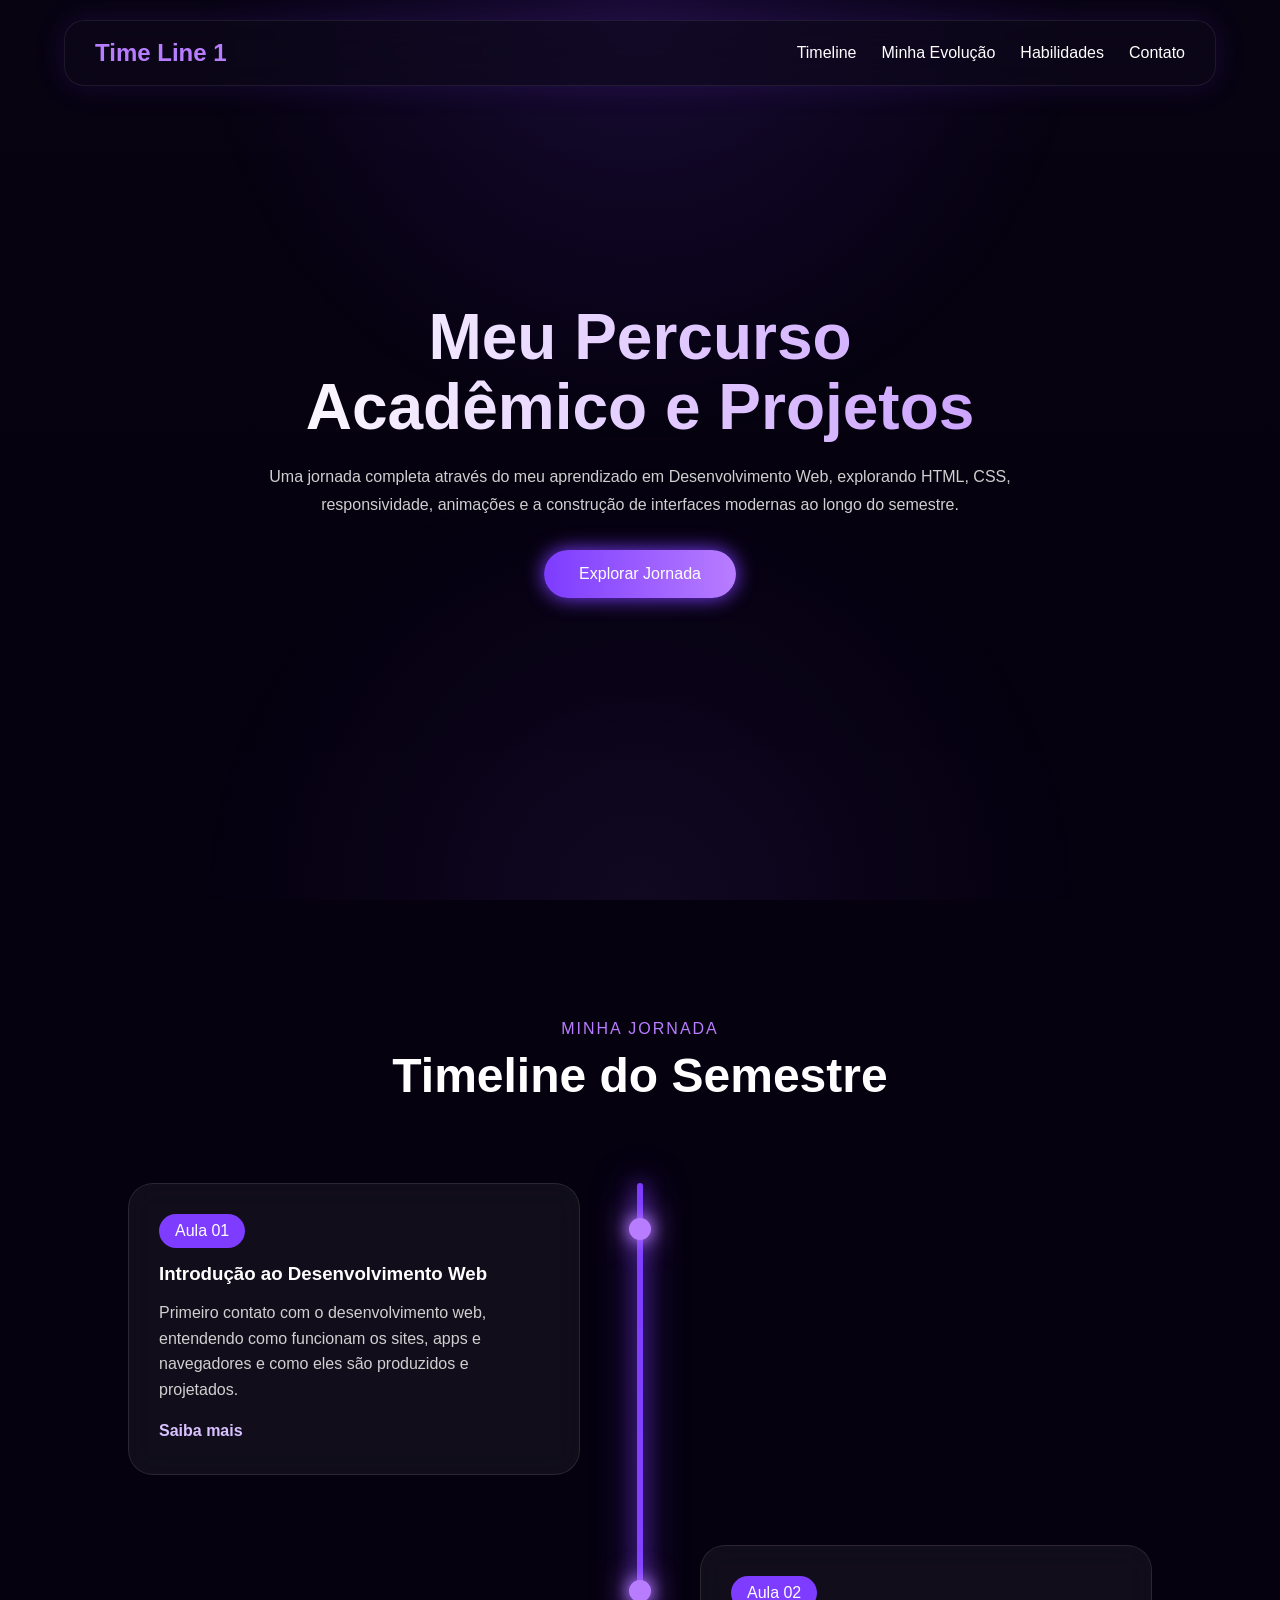
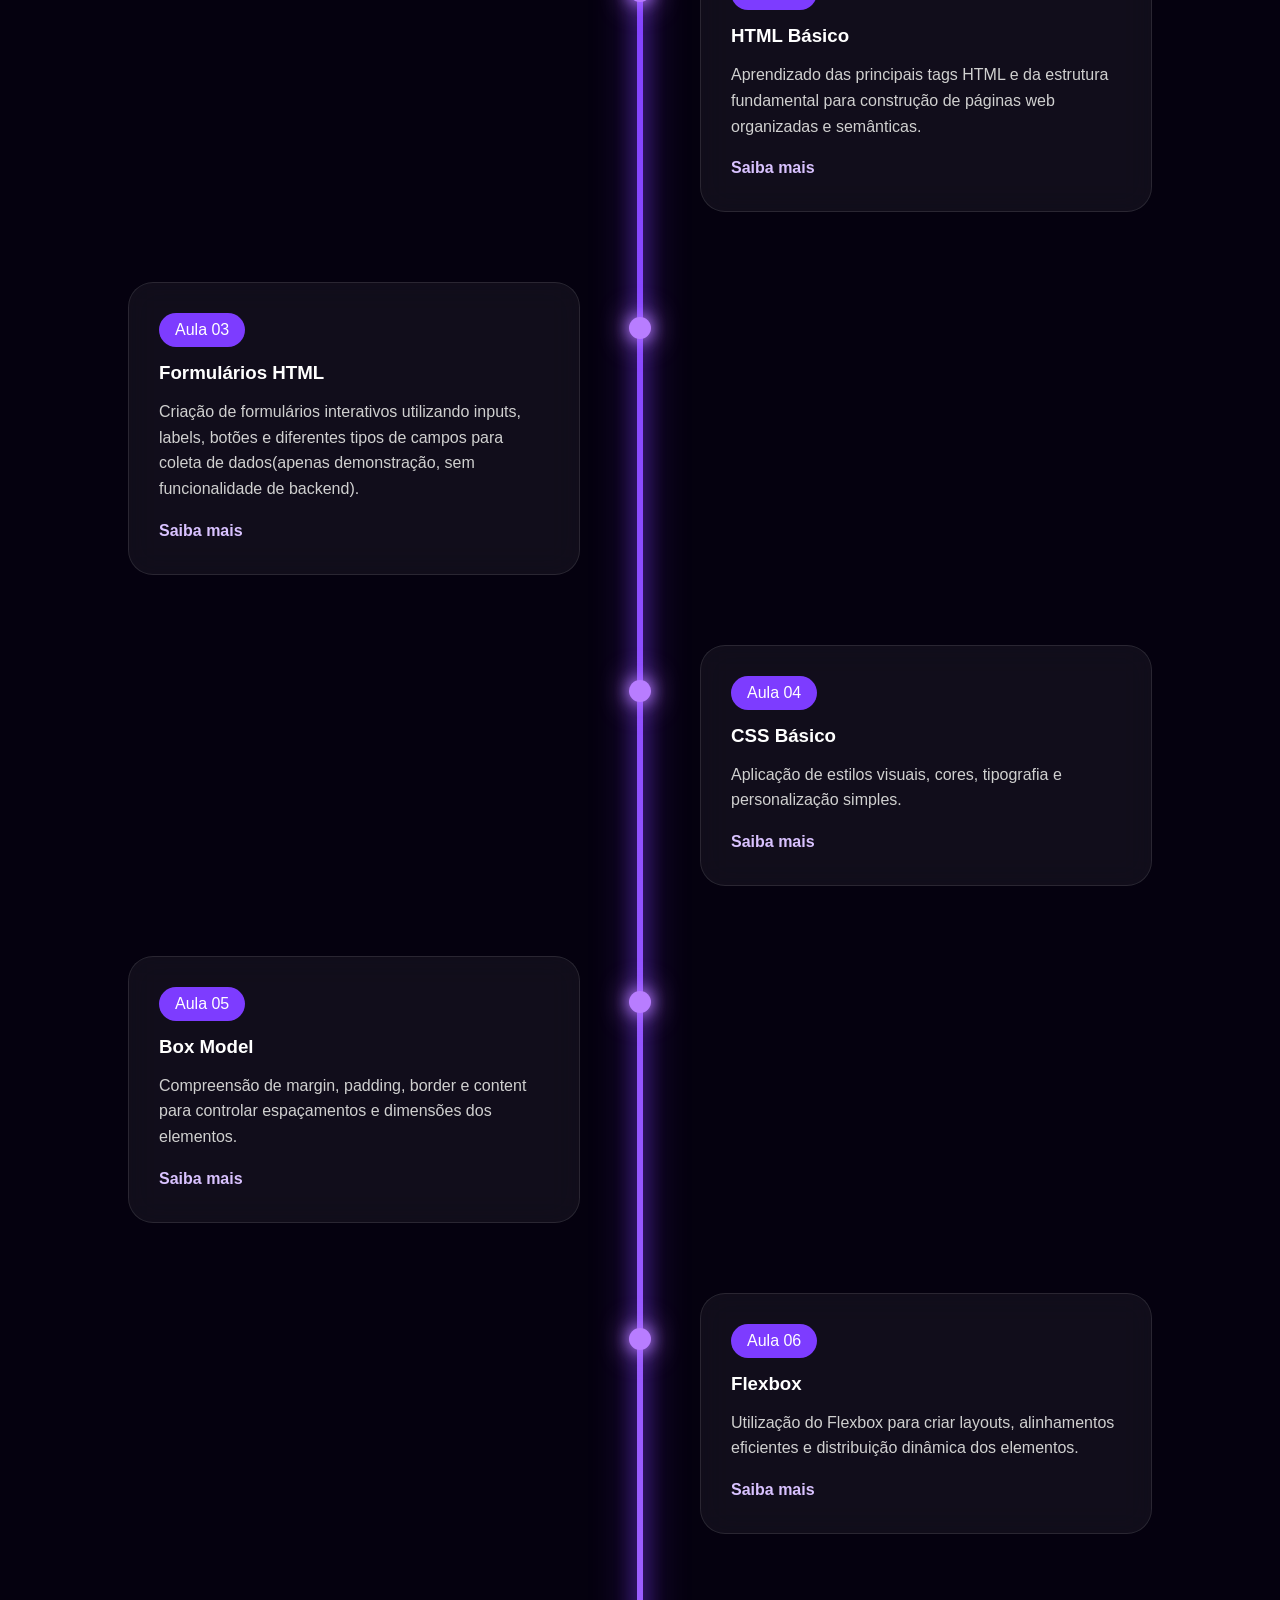
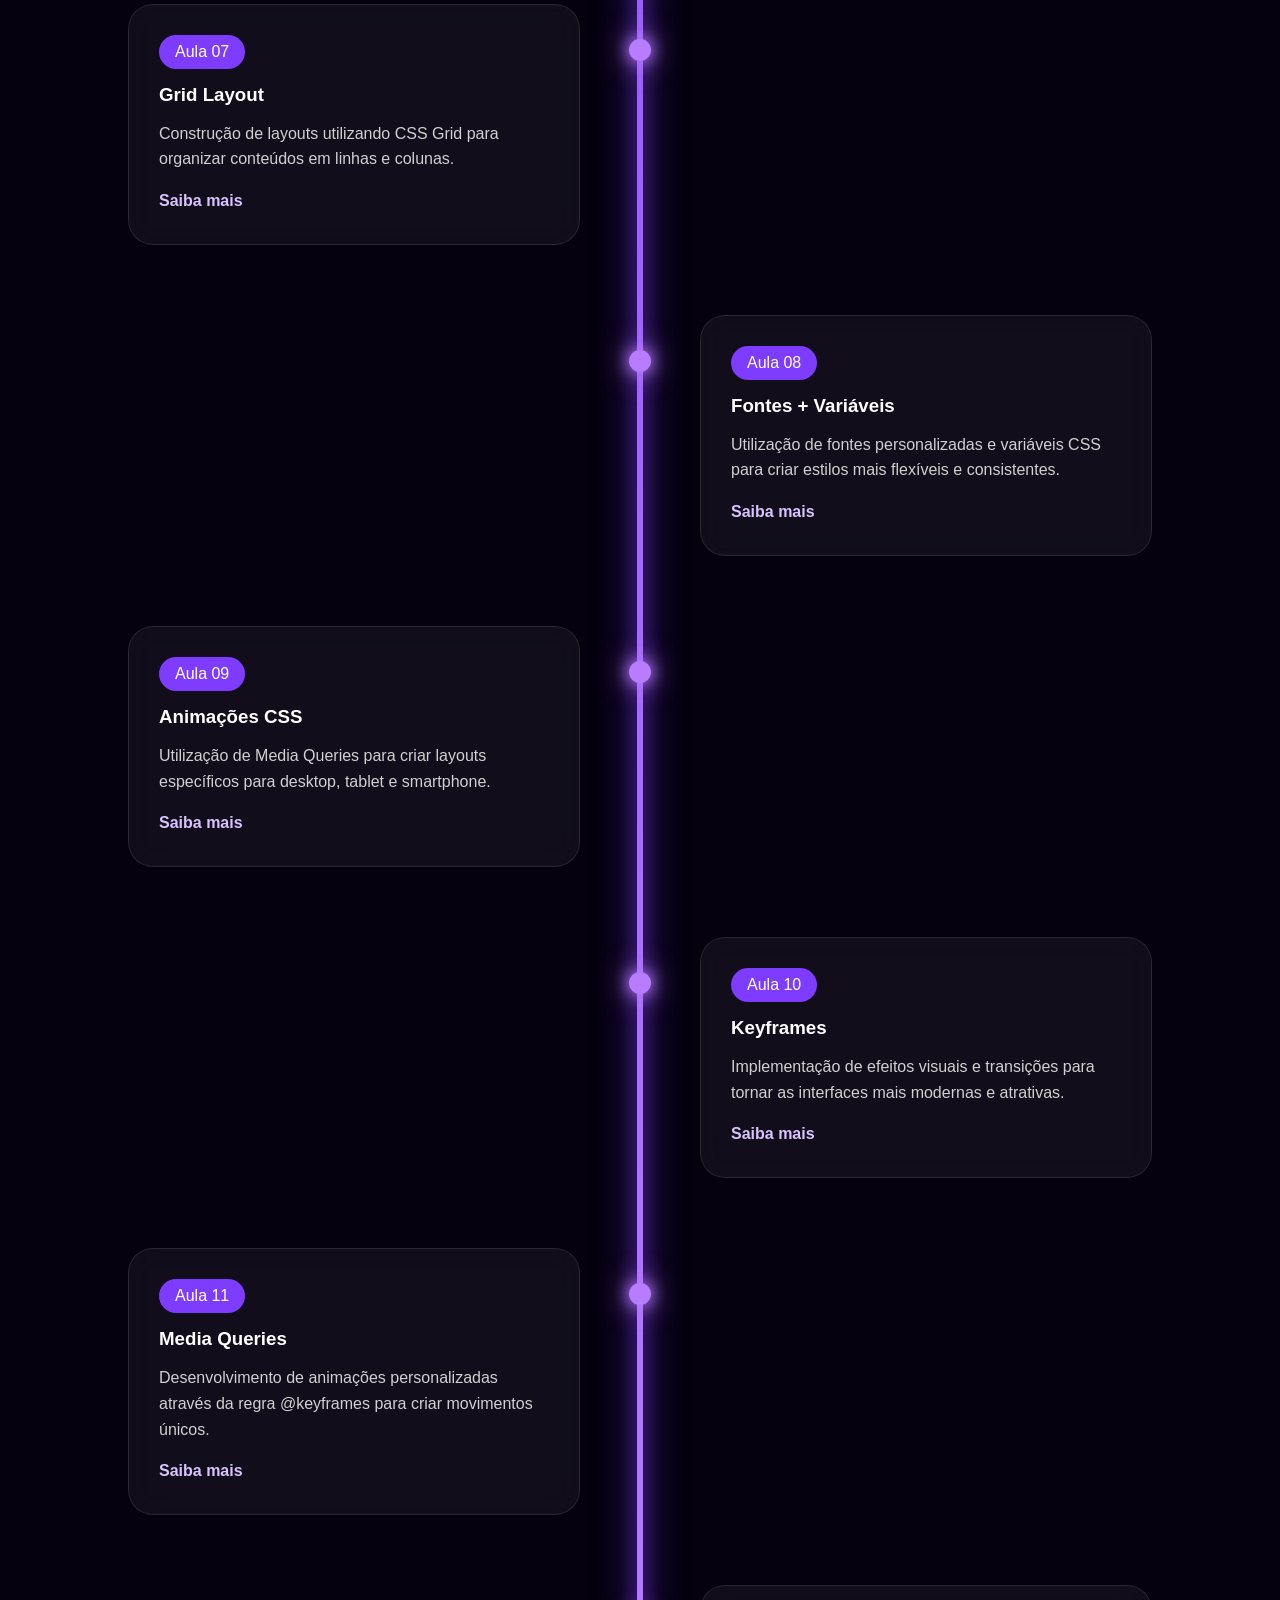
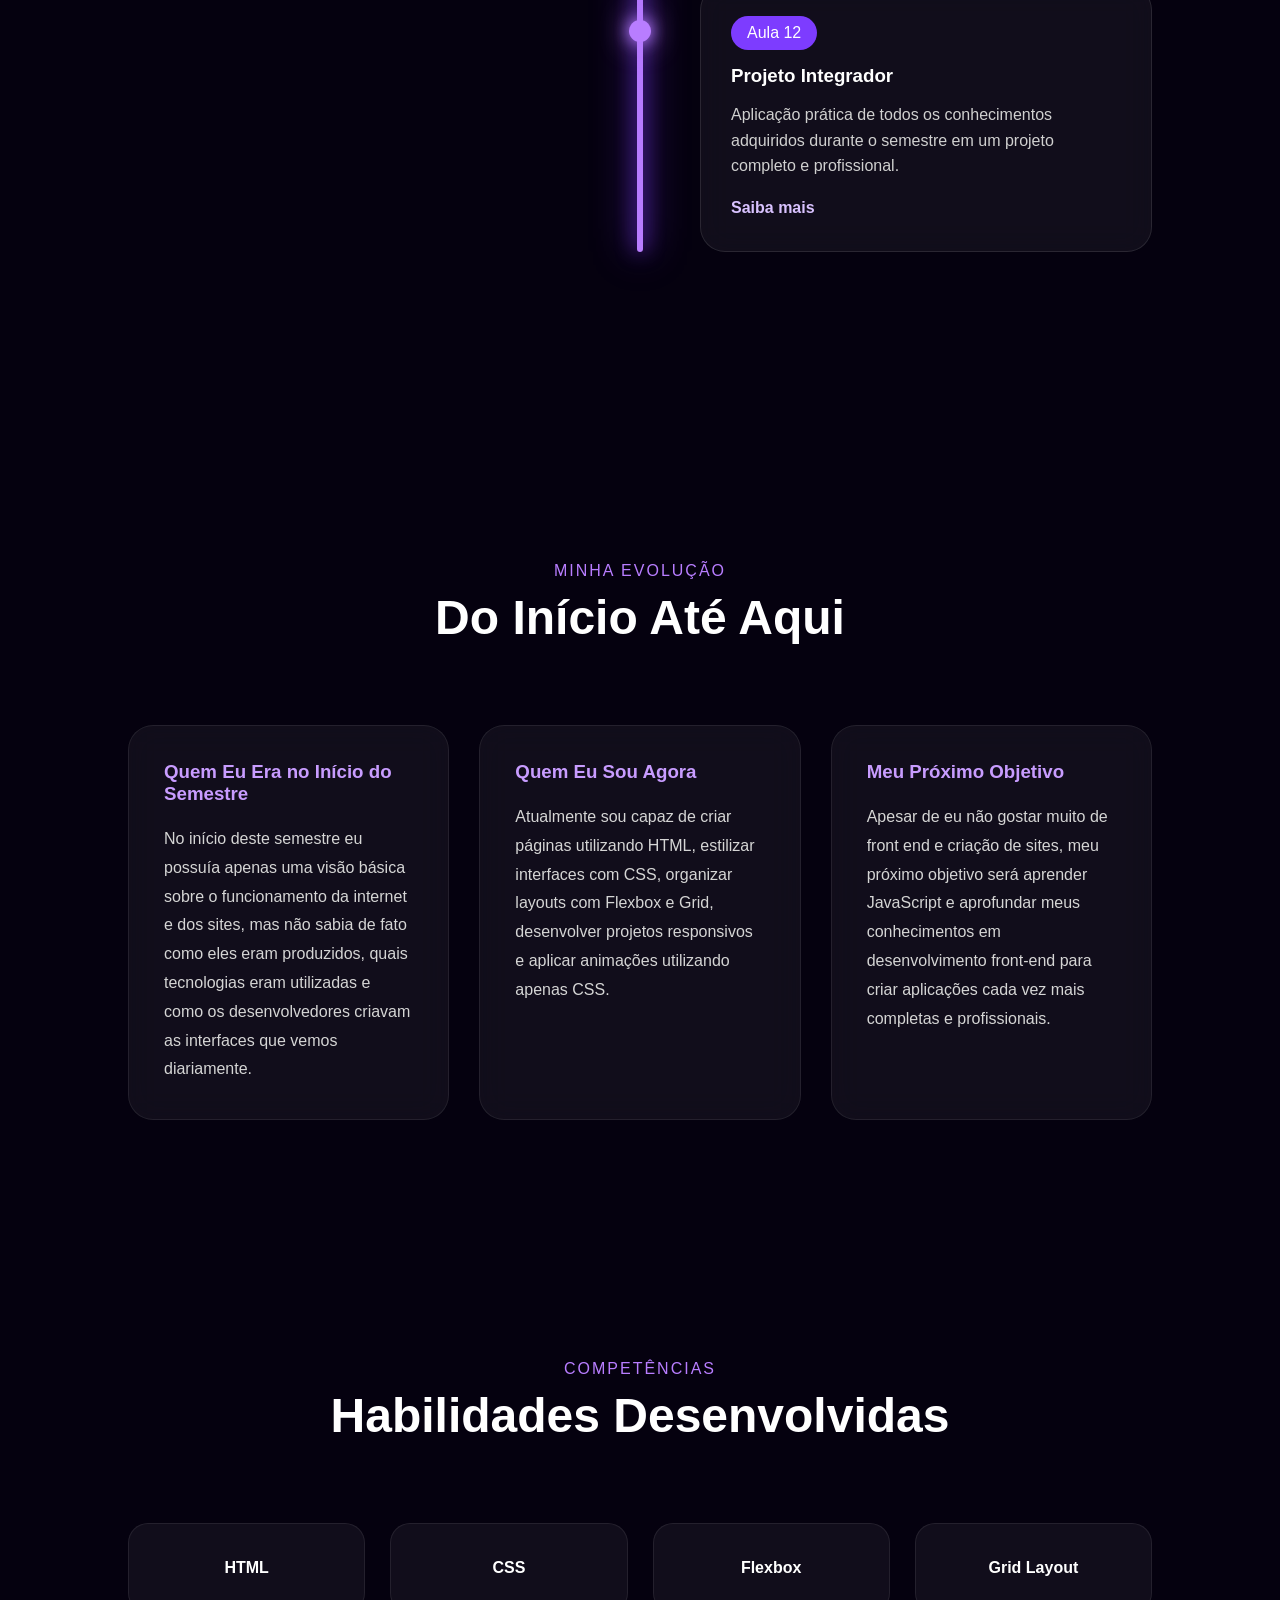
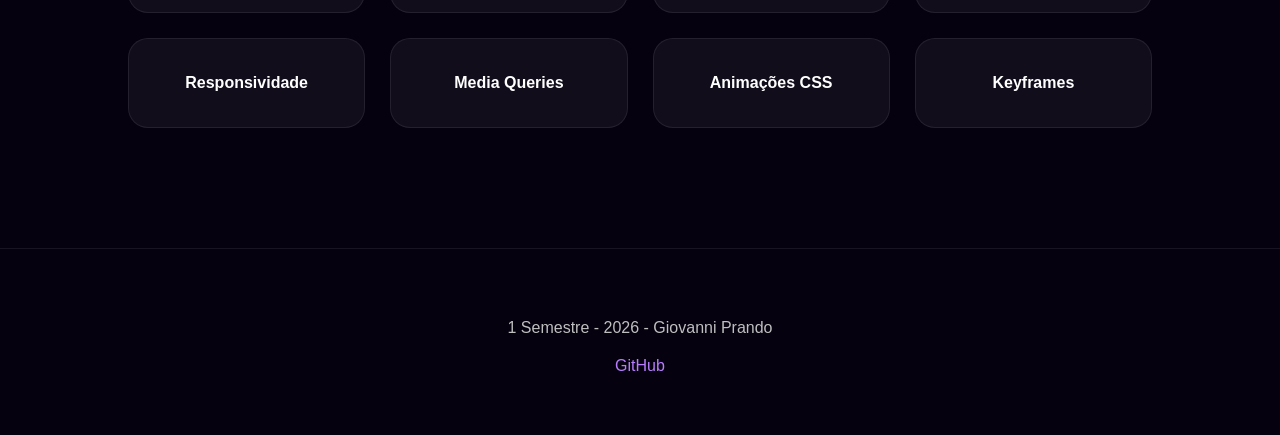
<file: index.html>
<!doctype html>
<html lang="pt-BR">
  <head>
    <meta charset="UTF-8" />
    <meta name="viewport" content="width=device-width, initial-scale=1.0" />
    <title>Meu Percurso Acadêmico e Projetos</title>

    <link rel="stylesheet" href="style.css" />
  </head>

  <body>
    <nav class="navbar">
      <div class="logo">
        <h2>Time Line 1</h2>
      </div>

      <ul class="nav-links">
        <li><a href="#timeline">Timeline</a></li>
        <li><a href="#evolucao">Minha Evolução</a></li>
        <li><a href="#habilidades">Habilidades</a></li>
        <li><a href="#contato">Contato</a></li>
      </ul>
    </nav>

    <header class="header">
      <section class="hero">
        <div class="hero-content">
          <h1>
            Meu Percurso <br />
            Acadêmico e Projetos
          </h1>

          <p>
            Uma jornada completa através do meu aprendizado em Desenvolvimento
            Web, explorando HTML, CSS, responsividade, animações e a construção
            de interfaces modernas ao longo do semestre.
          </p>

          <a href="#timeline" class="hero-button"> Explorar Jornada </a>
        </div>
      </section>
    </header>

    <main>
      <section id="timeline" class="timeline-section">
        <div class="section-title">
          <span>Minha Jornada</span>
          <h2>Timeline do Semestre</h2>
        </div>

        <div class="timeline">
          <article class="timeline-item left">
            <div class="timeline-card">
              <span class="timeline-date"> Aula 01 </span>

              <h3>Introdução ao Desenvolvimento Web</h3>

              <p>
                Primeiro contato com o desenvolvimento web, entendendo como
                funcionam os sites, apps e navegadores e como eles são
                produzidos e projetados.
              </p>

              <a href="./Paginas/aula1.html" class="sb"> Saiba mais </a>
            </div>
          </article>

          <article class="timeline-item right">
            <div class="timeline-card">
              <span class="timeline-date"> Aula 02 </span>

              <h3>HTML Básico</h3>

              <p>
                Aprendizado das principais tags HTML e da estrutura fundamental
                para construção de páginas web organizadas e semânticas.
              </p>

              <a href="./Paginas/aula2.html" class="sb"> Saiba mais </a>
            </div>
          </article>

          <article class="timeline-item left">
            <div class="timeline-card">
              <span class="timeline-date"> Aula 03 </span>

              <h3>Formulários HTML</h3>

              <p>
                Criação de formulários interativos utilizando inputs, labels,
                botões e diferentes tipos de campos para coleta de dados(apenas
                demonstração, sem funcionalidade de backend).
              </p>

              <a href="./Paginas/aula3.html" class="sb"> Saiba mais </a>
            </div>
          </article>

          <article class="timeline-item right">
            <div class="timeline-card">
              <span class="timeline-date"> Aula 04 </span>

              <h3>CSS Básico</h3>

              <p>
                Aplicação de estilos visuais, cores, tipografia e personalização
                simples.
              </p>

              <a href="./Paginas/aula4.html" class="sb"> Saiba mais </a>
            </div>
          </article>

          <article class="timeline-item left">
            <div class="timeline-card">
              <span class="timeline-date"> Aula 05 </span>

              <h3>Box Model</h3>

              <p>
                Compreensão de margin, padding, border e content para controlar
                espaçamentos e dimensões dos elementos.
              </p>
              <a href="./Paginas/aula5.html" class="sb"> Saiba mais </a>
            </div>
          </article>

          <article class="timeline-item right">
            <div class="timeline-card">
              <span class="timeline-date"> Aula 06 </span>

              <h3>Flexbox</h3>

              <p>
                Utilização do Flexbox para criar layouts, alinhamentos
                eficientes e distribuição dinâmica dos elementos.
              </p>
              <a href="./Paginas/aula6.html" class="sb"> Saiba mais </a>
            </div>
          </article>

          <article class="timeline-item left">
            <div class="timeline-card">
              <span class="timeline-date"> Aula 07 </span>

              <h3>Grid Layout</h3>

              <p>
                Construção de layouts utilizando CSS Grid para organizar
                conteúdos em linhas e colunas.
              </p>
              <a href="./Paginas/aula7.html" class="sb"> Saiba mais </a>
            </div>
          </article>

          <article class="timeline-item right">
            <div class="timeline-card">
              <span class="timeline-date"> Aula 08 </span>

              <h3>Fontes + Variáveis</h3>

              <p>
                Utilização de fontes personalizadas e variáveis CSS para criar
                estilos mais flexíveis e consistentes.
              </p>
              <a href="./Paginas/aula8.html" class="sb"> Saiba mais </a>
            </div>
          </article>

          <article class="timeline-item left">
            <div class="timeline-card">
              <span class="timeline-date"> Aula 09 </span>

              <h3>Animações CSS</h3>

              <p>
                Utilização de Media Queries para criar layouts específicos para
                desktop, tablet e smartphone.
              </p>
              <a href="./Paginas/aula9.html" class="sb"> Saiba mais </a>
            </div>
          </article>

          <article class="timeline-item right">
            <div class="timeline-card">
              <span class="timeline-date"> Aula 10 </span>

              <h3>Keyframes</h3>

              <p>
                Implementação de efeitos visuais e transições para tornar as
                interfaces mais modernas e atrativas.
              </p>
              <a href="./Paginas/aula10.html" class="sb"> Saiba mais </a>
            </div>
          </article>

          <article class="timeline-item left">
            <div class="timeline-card">
              <span class="timeline-date"> Aula 11 </span>

              <h3>Media Queries</h3>

              <p>
                Desenvolvimento de animações personalizadas através da regra
                @keyframes para criar movimentos únicos.
              </p>
              <a href="./Paginas/aula11.html" class="sb"> Saiba mais </a>
            </div>
          </article>

          <article class="timeline-item right">
            <div class="timeline-card">
              <span class="timeline-date"> Aula 12 </span>

              <h3>Projeto Integrador</h3>

              <p>
                Aplicação prática de todos os conhecimentos adquiridos durante o
                semestre em um projeto completo e profissional.
              </p>
              <a href="./Paginas/aula12.html" class="sb"> Saiba mais </a>
            </div>
          </article>
        </div>
      </section>

      <section id="evolucao" class="evolucao">
        <div class="section-title">
          <span>Minha Evolução</span>
          <h2>Do Início Até Aqui</h2>
        </div>

        <div class="evolucao-container">
          <article class="evolucao-card">
            <h3>Quem Eu Era no Início do Semestre</h3>

            <p>
              No início deste semestre eu possuía apenas uma visão básica sobre
              o funcionamento da internet e dos sites, mas não sabia de fato
              como eles eram produzidos, quais tecnologias eram utilizadas e
              como os desenvolvedores criavam as interfaces que vemos
              diariamente.
            </p>
          </article>

          <article class="evolucao-card">
            <h3>Quem Eu Sou Agora</h3>

            <p>
              Atualmente sou capaz de criar páginas utilizando HTML, estilizar
              interfaces com CSS, organizar layouts com Flexbox e Grid,
              desenvolver projetos responsivos e aplicar animações utilizando
              apenas CSS.
            </p>
          </article>

          <article class="evolucao-card">
            <h3>Meu Próximo Objetivo</h3>

            <p>
              Apesar de eu não gostar muito de front end e criação de sites, meu
              próximo objetivo será aprender JavaScript e aprofundar meus
              conhecimentos em desenvolvimento front-end para criar aplicações
              cada vez mais completas e profissionais.
            </p>
          </article>
        </div>
      </section>

      <section id="habilidades" class="skills">
        <div class="section-title">
          <span>Competências</span>
          <h2>Habilidades Desenvolvidas</h2>
        </div>

        <div class="skills-grid">
          <div class="skill-card">HTML</div>
          <div class="skill-card">CSS</div>
          <div class="skill-card">Flexbox</div>
          <div class="skill-card">Grid Layout</div>
          <div class="skill-card">Responsividade</div>
          <div class="skill-card">Media Queries</div>
          <div class="skill-card">Animações CSS</div>
          <div class="skill-card">Keyframes</div>
        </div>
      </section>
    </main>

    <footer id="contato">
      <div class="footer-content">
        <p>1 Semestre - 2026 - Giovanni Prando</p>

        <div class="footer-links">
          <a href="https://github.com/giovanniprando">GitHub</a>
        </div>
      </div>
    </footer>
  </body>
</html>
</file>
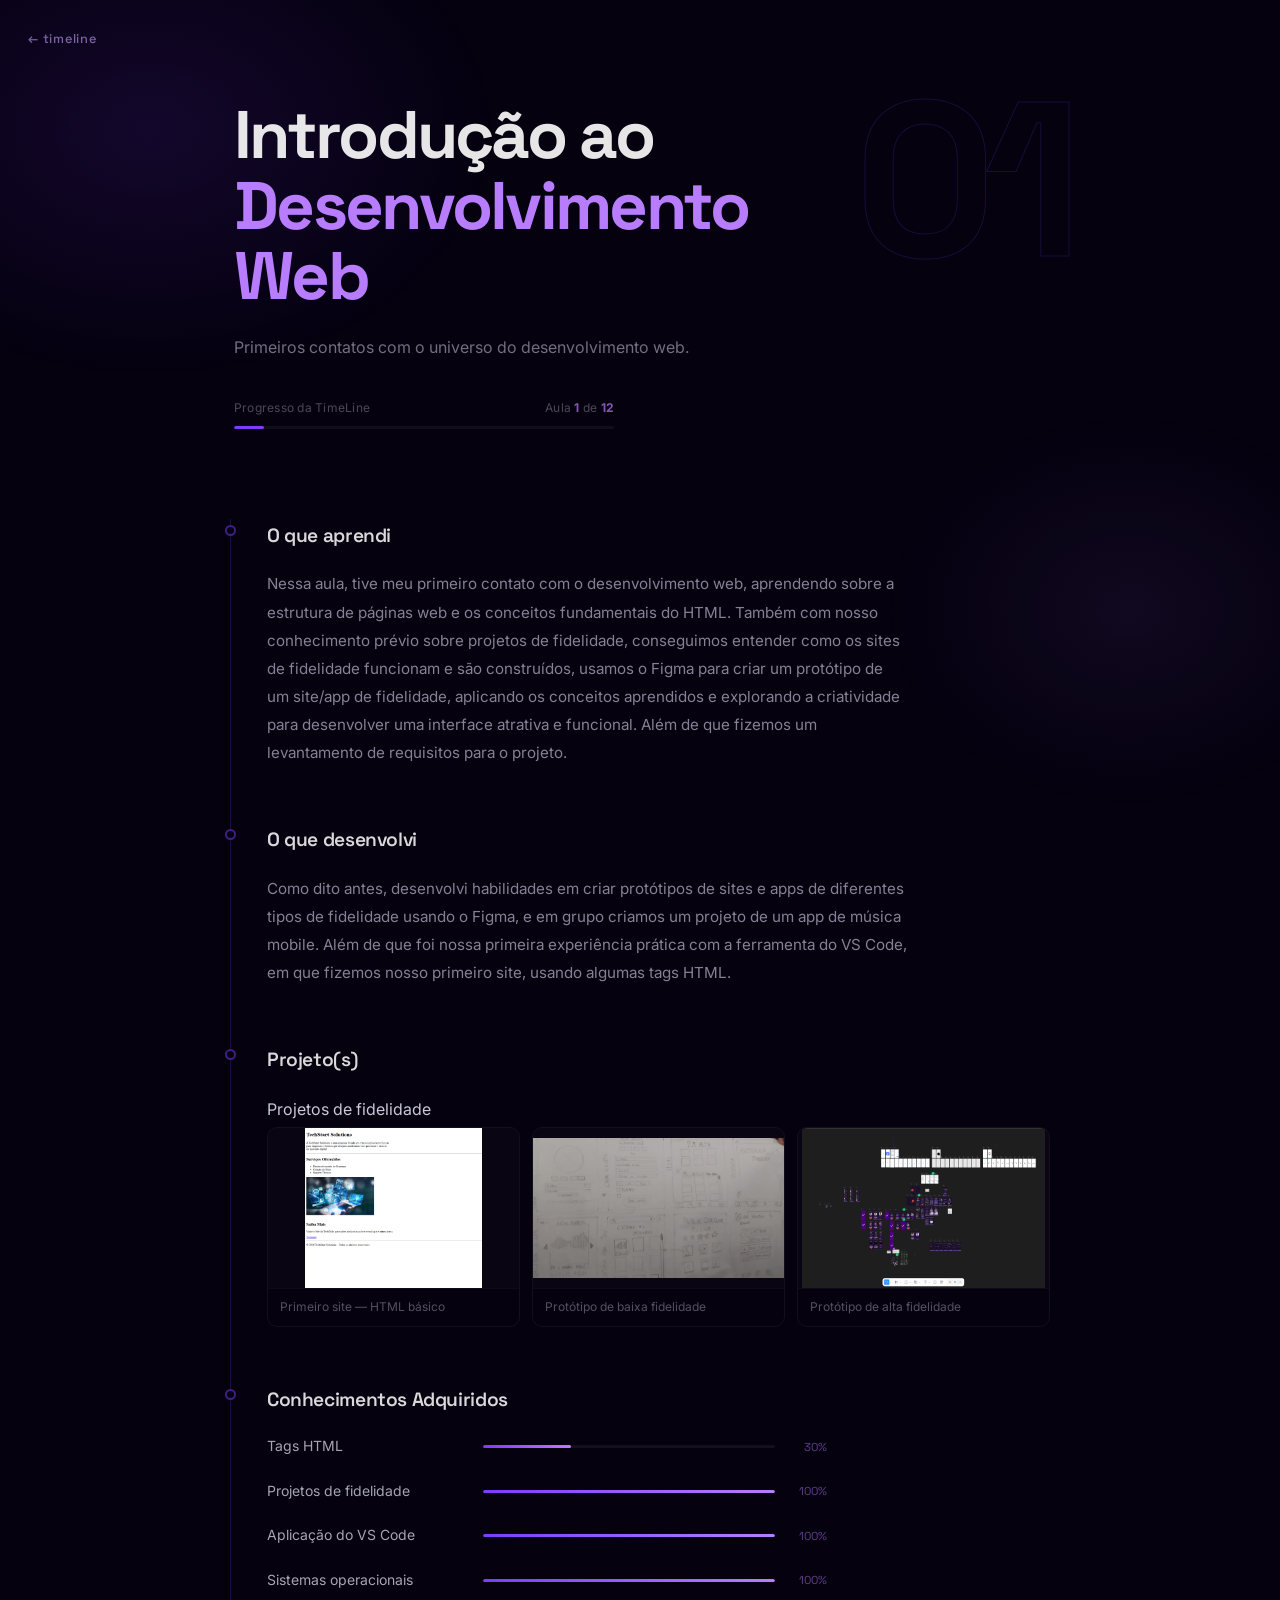
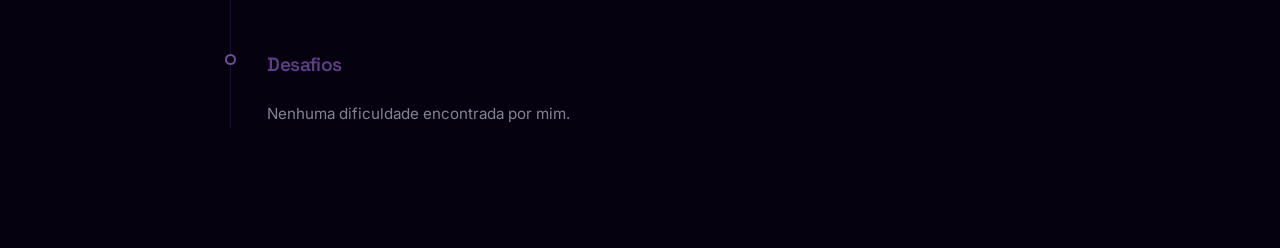
<file: Paginas/aula1.html>
<!doctype html>
<html lang="pt-BR">
  <head>
    <meta charset="UTF-8" />
    <meta name="viewport" content="width=device-width, initial-scale=1.0" />
    <title>Aula 01 - Introdução ao Desenvolvimento Web</title>
    <link rel="preconnect" href="https://fonts.googleapis.com" />
    <link rel="preconnect" href="https://fonts.gstatic.com" crossorigin />
    <link
      href="https://fonts.googleapis.com/css2?family=Space+Grotesk:wght@400;500;600;700&family=Inter:wght@400;500&display=swap"
      rel="stylesheet"
    />
    <link rel="stylesheet" href="./aula.css" />
  </head>

  <body>
    <a href="../index.html" class="voltar">← Timeline</a>

    <main class="pagina-aula">
      <section class="hero-aula">
        <span class="capitulo-bg" aria-hidden="true">01</span>
        <div class="hero-content">
          <h1>
            Introdução ao<br /><span class="destaque"
              >Desenvolvimento<br />Web</span
            >
          </h1>
          <p class="hero-desc">
            Primeiros contatos com o universo do desenvolvimento web.
          </p>

          <div class="progresso-curso">
            <div class="progresso-info">
              <span>Progresso da TimeLine</span>
              <span> Aula <strong>1</strong> de <strong> 12 </strong></span>
            </div>
            <div class="barra-progresso">
              <div class="barra-preenchida" style="width: 8%"></div>
            </div>
          </div>
        </div>
      </section>

      <div class="conteudo">
        <section class="bloco" id="aprendizado">
          <header class="bloco-header">
            <h2>O que aprendi</h2>
          </header>
          <p>
            Nessa aula, tive meu primeiro contato com o desenvolvimento web,
            aprendendo sobre a estrutura de páginas web e os conceitos
            fundamentais do HTML. Também com nosso conhecimento prévio sobre
            projetos de fidelidade, conseguimos entender como os sites de
            fidelidade funcionam e são construídos, usamos o Figma para criar um
            protótipo de um site/app de fidelidade, aplicando os conceitos
            aprendidos e explorando a criatividade para desenvolver uma
            interface atrativa e funcional. Além de que fizemos um levantamento
            de requisitos para o projeto.
          </p>
        </section>

        <section class="bloco" id="desenvolvimento">
          <header class="bloco-header">
            <h2>O que desenvolvi</h2>
          </header>
          <p>
            Como dito antes, desenvolvi habilidades em criar protótipos de sites
            e apps de diferentes tipos de fidelidade usando o Figma, e em grupo
            criamos um projeto de um app de música mobile. Além de que foi nossa
            primeira experiência prática com a ferramenta do VS Code, em que
            fizemos nosso primeiro site, usando algumas tags HTML.
          </p>
        </section>

        <section class="bloco bloco-galeria" id="projetos">
          <header class="bloco-header">
            <h2>Projeto(s)</h2>
          </header>

          <div class="card">Projetos de fidelidade</div>

          <div class="galeria">
            <a href="#img1" class="galeria-item">
              <div class="galeria-img-wrap">
                <img
                  src="../img/htmlbasico.png"
                  alt="Print do primeiro site feito em HTML básico"
                />
              </div>
              <span class="legenda">Primeiro site &mdash; HTML básico</span>
            </a>

            <a href="#img2" class="galeria-item">
              <div class="galeria-img-wrap">
                <img
                  src="../img/protipobaixafidelidade.jpg"
                  alt="Protótipo do app de fidelidade no Figma"
                />
              </div>
              <span class="legenda">Protótipo de baixa fidelidade</span>
            </a>

            <a href="#img3" class="galeria-item">
              <div class="galeria-img-wrap">
                <img
                  src="../img/htmlbasico2.png"
                  alt="Protótipo do app de música mobile no Figma"
                />
              </div>
              <span class="legenda">Protótipo de alta fidelidade</span>
            </a>
          </div>

          <a href="#" class="lightbox" id="img1">
            <span class="lightbox-fechar" aria-label="fechar">×</span>
            <img
              src="../img/htmlbasico.png"
              alt="Print do primeiro site feito em HTML básico"
            />
          </a>
          <a href="#" class="lightbox" id="img2">
            <span class="lightbox-fechar" aria-label="fechar">×</span>
            <img
              src="../img/protipobaixafidelidade.jpg"
              alt="Protótipo do app de fidelidade no Figma"
            />
          </a>
          <a href="#" class="lightbox" id="img3">
            <span class="lightbox-fechar" aria-label="fechar">×</span>
            <img
              src="../img/htmlbasico2.png"
              alt="Protótipo do app de música mobile no Figma"
            />
          </a>
        </section>

        <section class="bloco" id="habilidades">
          <header class="bloco-header">
            <h2>Conhecimentos Adquiridos</h2>
          </header>

          <ul class="skills-list">
            <li class="skill-item">
              <span class="skill-nome">Tags HTML</span>
              <div class="skill-barra">
                <div class="skill-fill" style="--pct: 30%"></div>
              </div>
              <span class="skill-pct">30%</span>
            </li>
            <li class="skill-item">
              <span class="skill-nome">Projetos de fidelidade</span>
              <div class="skill-barra">
                <div class="skill-fill" style="--pct: 100%"></div>
              </div>
              <span class="skill-pct">100%</span>
            </li>
            <li class="skill-item">
              <span class="skill-nome">Aplicação do VS Code</span>
              <div class="skill-barra">
                <div class="skill-fill" style="--pct: 100%"></div>
              </div>
              <span class="skill-pct">100%</span>
            </li>
            <li class="skill-item">
              <span class="skill-nome">Sistemas operacionais</span>
              <div class="skill-barra">
                <div class="skill-fill" style="--pct: 100%"></div>
              </div>
              <span class="skill-pct">100%</span>
            </li>
          </ul>
        </section>

        <section class="bloco bloco-desafio" id="desafios">
          <header class="bloco-header">
            <h2>Desafios</h2>
          </header>
          <p>Nenhuma dificuldade encontrada por mim.</p>
        </section>
      </div>
    </main>
  </body>
</html>
</file>
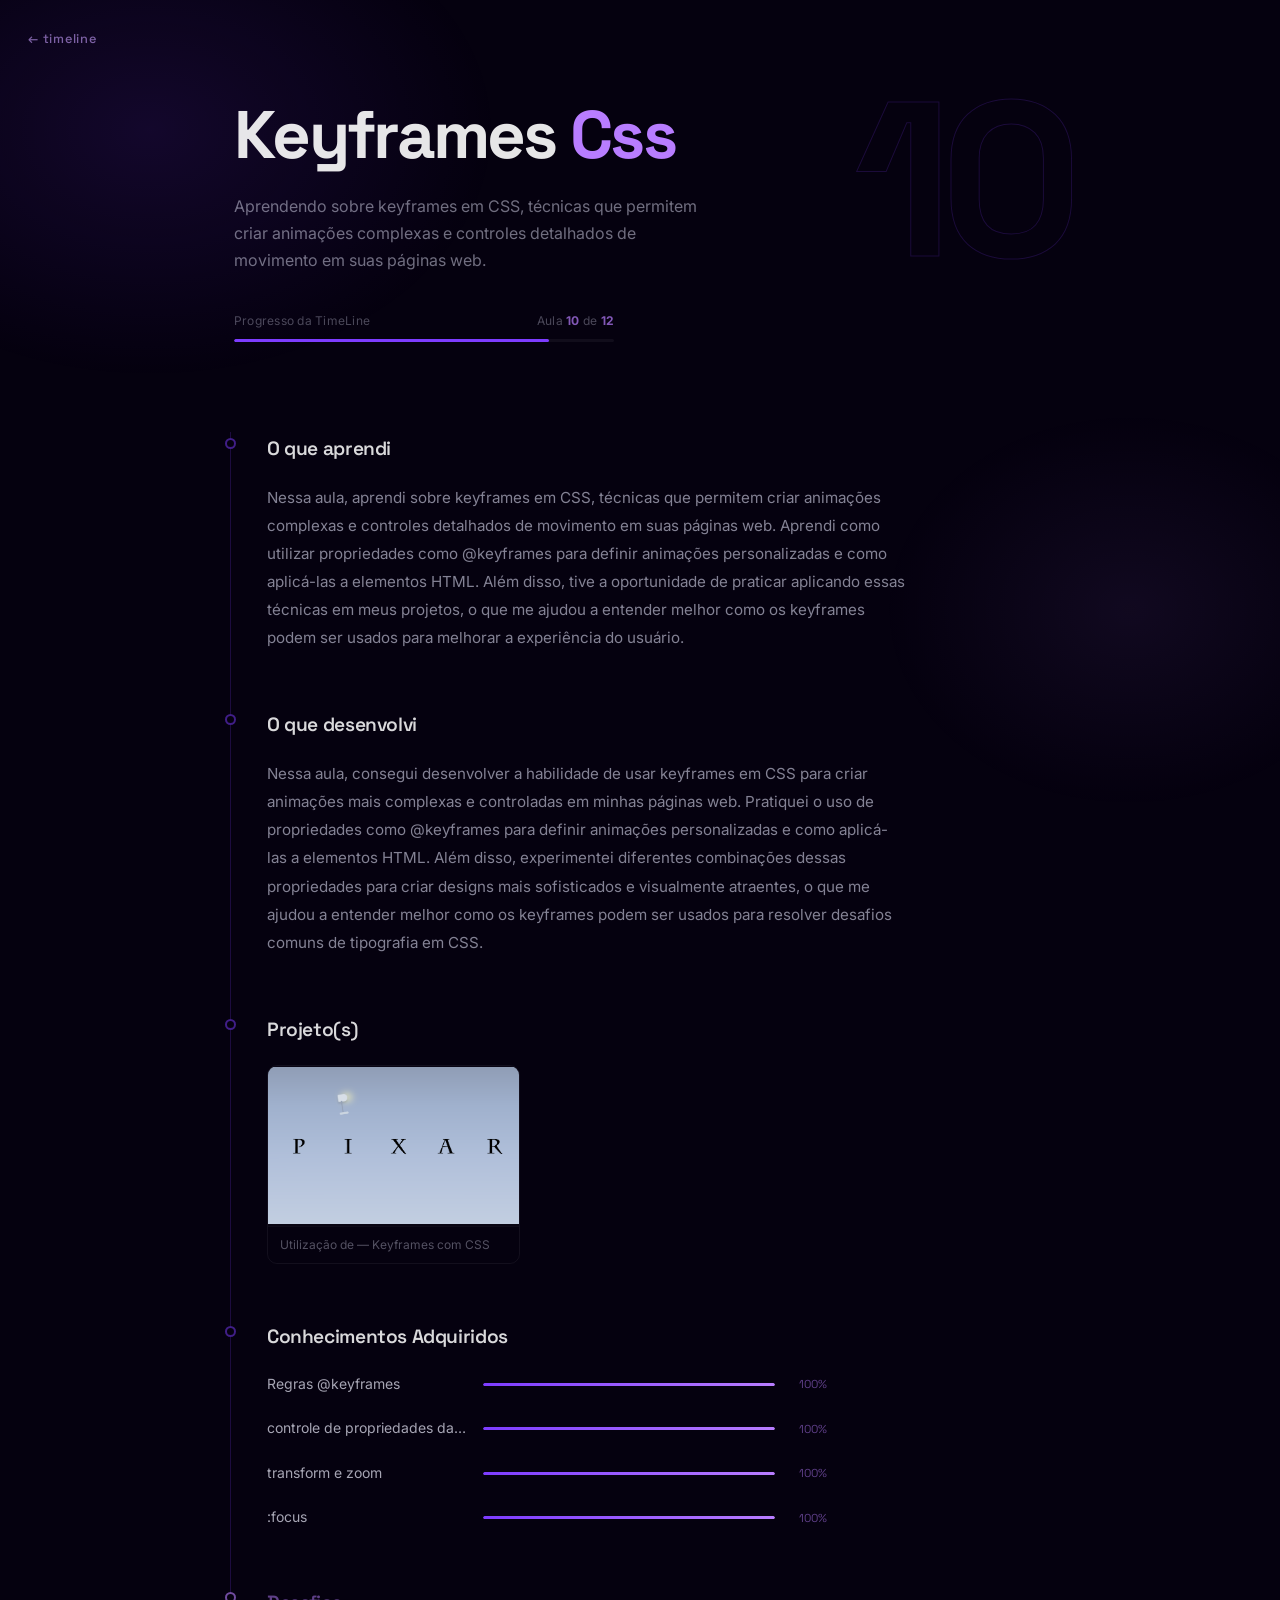
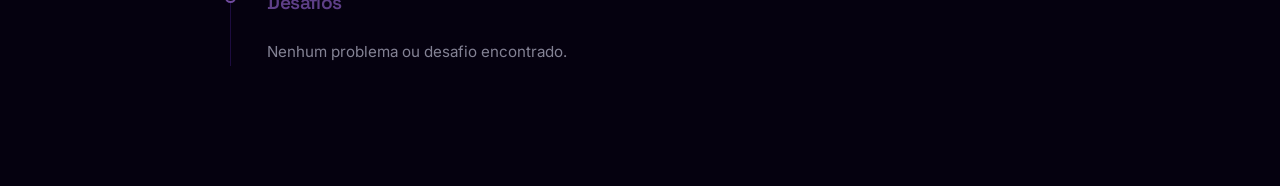
<file: Paginas/aula10.html>
<!doctype html>
<html lang="pt-BR">
  <head>
    <meta charset="UTF-8" />
    <meta name="viewport" content="width=device-width, initial-scale=1.0" />
    <title>Aula 10 -  Keyframes </title>
    <link rel="preconnect" href="https://fonts.googleapis.com" />
    <link rel="preconnect" href="https://fonts.gstatic.com" crossorigin />
    <link
      href="https://fonts.googleapis.com/css2?family=Space+Grotesk:wght@400;500;600;700&family=Inter:wght@400;500&display=swap"
      rel="stylesheet"
    />
    <link rel="stylesheet" href="./aula.css" />
  </head>

  <body>
    <a href="../index.html" class="voltar">← Timeline</a>

    <main class="pagina-aula">
      <section class="hero-aula">
        <span class="capitulo-bg" aria-hidden="true">10</span>
        <div class="hero-content">
          <h1>
            Keyframes <span class="destaque"
              >Css</span
            >
          </h1>
          <p class="hero-desc">
            Aprendendo sobre keyframes em CSS, técnicas que permitem criar animações complexas e controles detalhados de movimento em suas páginas web.
          </p>

          <div class="progresso-curso">
            <div class="progresso-info">
              <span>Progresso da TimeLine</span>
              <span> Aula <strong>10</strong> de <strong> 12 </strong></span>
            </div>
            <div class="barra-progresso">
              <div class="barra-preenchida" style="width: 83%"></div>
            </div>
          </div>
        </div>
      </section>

      <div class="conteudo">
        <section class="bloco" id="aprendizado">
          <header class="bloco-header">
            <h2>O que aprendi</h2>
          </header>
          <p>
            Nessa aula, aprendi sobre keyframes em CSS, técnicas que permitem criar animações complexas e controles detalhados de movimento em suas páginas web. Aprendi como utilizar propriedades como @keyframes para definir animações personalizadas e como aplicá-las a elementos HTML. Além disso, tive a oportunidade de praticar aplicando essas técnicas em meus projetos, o que me ajudou a entender melhor como os keyframes podem ser usados para melhorar a experiência do usuário.
          </p>
        </section>

        <section class="bloco" id="desenvolvimento">
          <header class="bloco-header">
            <h2>O que desenvolvi</h2>
          </header>
          <p>
            Nessa aula, consegui desenvolver a habilidade de usar keyframes em CSS para criar animações mais complexas e controladas em minhas páginas web. Pratiquei o uso de propriedades como @keyframes para definir animações personalizadas e como aplicá-las a elementos HTML. Além disso, experimentei diferentes combinações dessas propriedades para criar designs mais sofisticados e visualmente atraentes, o que me ajudou a entender melhor como os keyframes podem ser usados para resolver desafios comuns de tipografia em CSS.
          </p>
        </section>

        <section class="bloco bloco-galeria" id="projetos">
          <header class="bloco-header">
            <h2>Projeto(s)</h2>
          </header>

          <div class="galeria">
            <a href="#img1" class="galeria-item">
              <div class="galeria-img-wrap">
                <img
                  src="../img/Keyframe.png"
                  alt="Print do formulário criado em HTML"
                />
              </div>
              <span class="legenda"
                >Utilização de &mdash; Keyframes com CSS</span
              >
            </a>

          <a href="#" class="lightbox" id="img1">
            <span class="lightbox-fechar" aria-label="fechar">×</span>
            <img
              src="../img/Keyframe.png"
              alt="Site feito por mim usando CSS para estilizar a página"
            />
          </a>  

        </section>

        <section class="bloco" id="habilidades">
          <header class="bloco-header">
            <h2>Conhecimentos Adquiridos</h2>
          </header>

          <ul class="skills-list">
            <li class="skill-item">
              <span class="skill-nome"> Regras @keyframes </span>
              <div class="skill-barra">
                <div class="skill-fill" style="--pct: 100%"></div>
              </div>
              <span class="skill-pct">100%</span>
            </li>
            <li class="skill-item">
              <span class="skill-nome"> controle de propriedades da animação </span>
              <div class="skill-barra">
                <div class="skill-fill" style="--pct: 100%"></div>
              </div>
              <span class="skill-pct">100%</span>
            </li>
            <li class="skill-item">
              <span class="skill-nome"> transform e zoom </span>
              <div class="skill-barra">
                <div class="skill-fill" style="--pct: 100%"></div>
              </div>
              <span class="skill-pct">100%</span>
            </li>
            <li class="skill-item">
              <span class="skill-nome"> :focus </span>
              <div class="skill-barra">
                <div class="skill-fill" style="--pct: 100%"></div>
              </div>
              <span class="skill-pct">100%</span>
            </li>
          </ul>
        </section>

        <section class="bloco bloco-desafio" id="desafios">
          <header class="bloco-header">
            <h2>Desafios</h2>
          </header>
          <p> Nenhum problema ou desafio encontrado. </p>
        </section>
      </div>
    </main>
  </body>
</html>
</file>
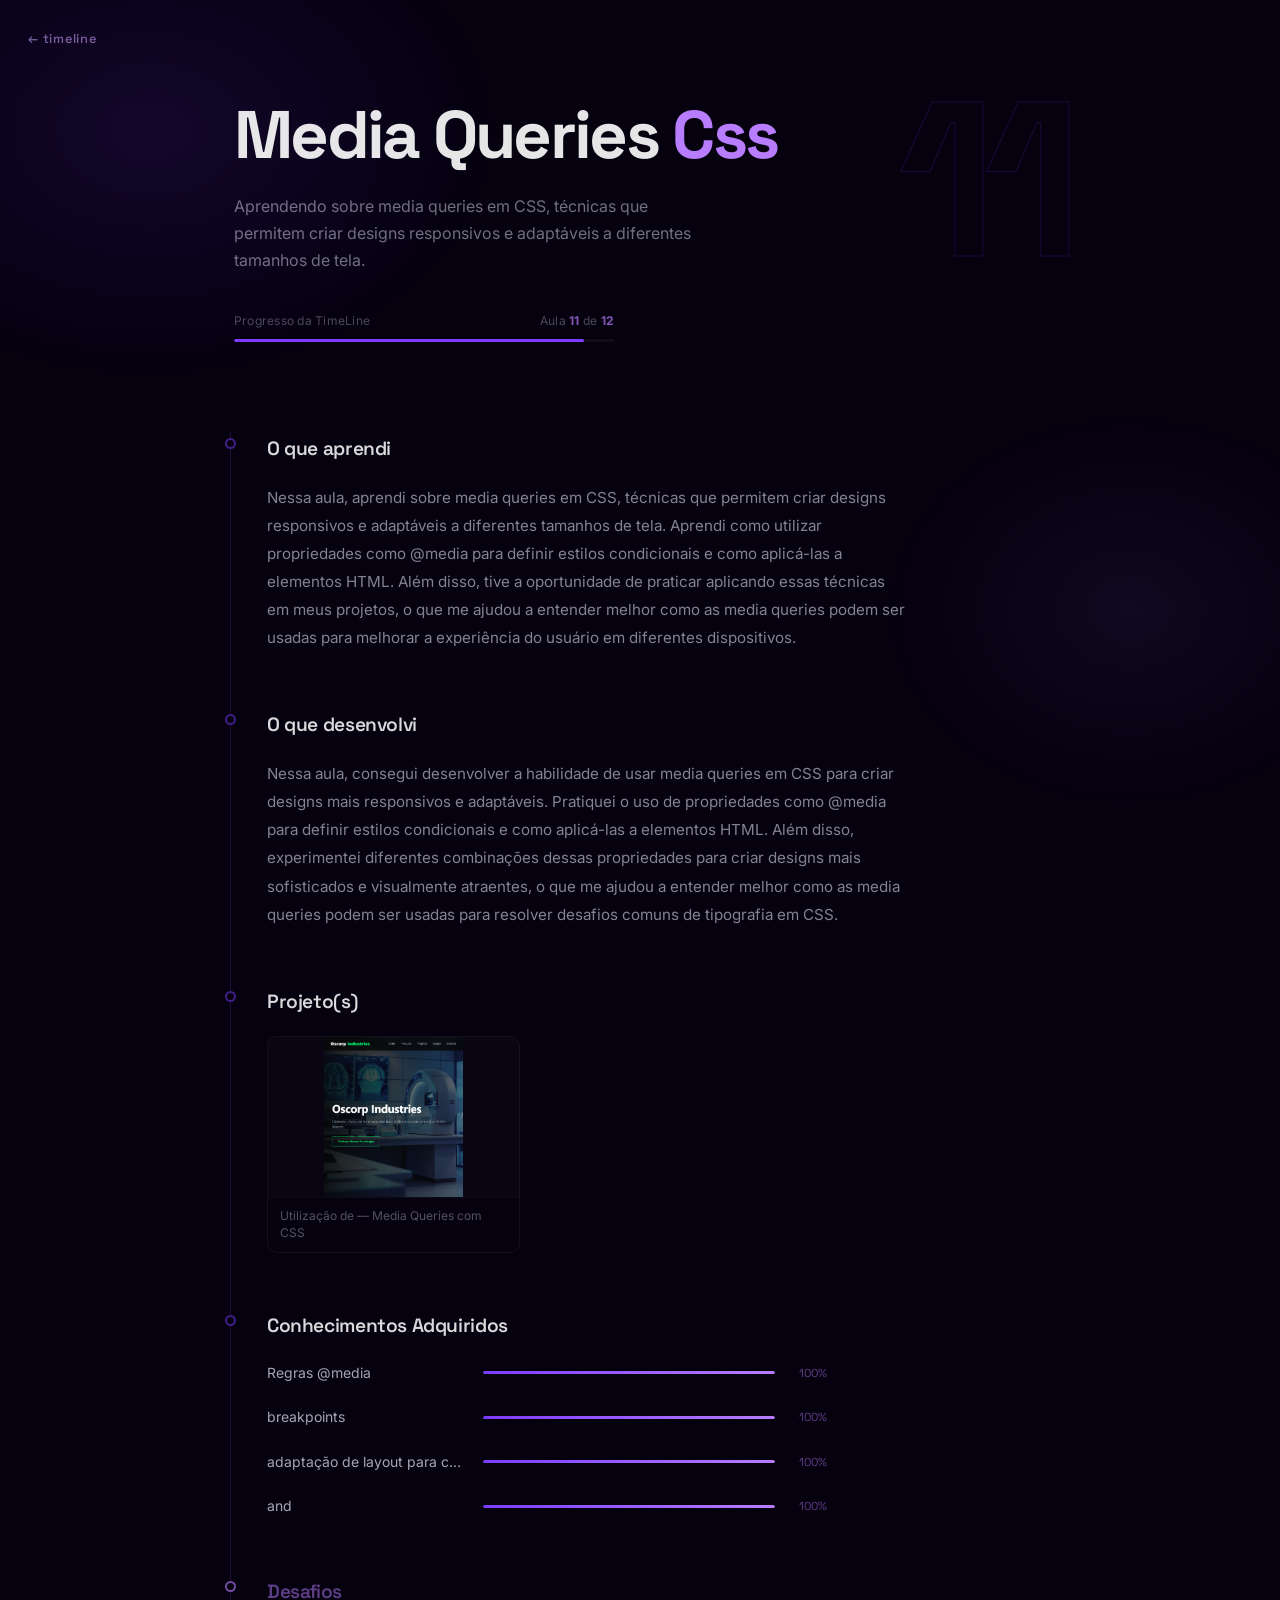
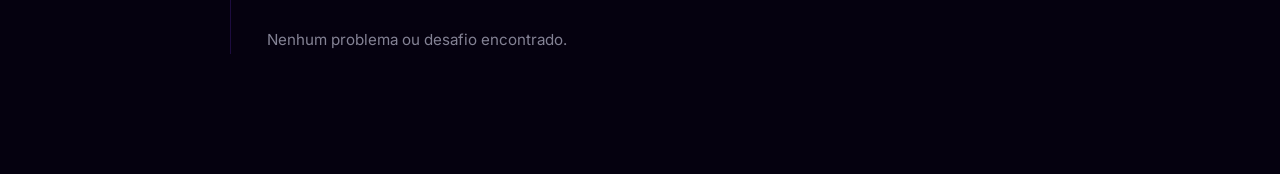
<file: Paginas/aula11.html>
<!doctype html>
<html lang="pt-BR">
  <head>
    <meta charset="UTF-8" />
    <meta name="viewport" content="width=device-width, initial-scale=1.0" />
    <title>Aula 11 -  Media Queries </title>
    <link rel="preconnect" href="https://fonts.googleapis.com" />
    <link rel="preconnect" href="https://fonts.gstatic.com" crossorigin />
    <link
      href="https://fonts.googleapis.com/css2?family=Space+Grotesk:wght@400;500;600;700&family=Inter:wght@400;500&display=swap"
      rel="stylesheet"
    />
    <link rel="stylesheet" href="./aula.css" />
  </head>

  <body>
    <a href="../index.html" class="voltar">← Timeline</a>

    <main class="pagina-aula">
      <section class="hero-aula">
        <span class="capitulo-bg" aria-hidden="true">11</span>
        <div class="hero-content">
          <h1>
            Media Queries <span class="destaque"
              >Css</span
            >
          </h1>
          <p class="hero-desc">
            Aprendendo sobre media queries em CSS, técnicas que permitem criar designs responsivos e adaptáveis a diferentes tamanhos de tela.
          </p>

          <div class="progresso-curso">
            <div class="progresso-info">
              <span>Progresso da TimeLine</span>
              <span> Aula <strong>11</strong> de <strong> 12 </strong></span>
            </div>
            <div class="barra-progresso">
              <div class="barra-preenchida" style="width: 92%"></div>
            </div>
          </div>
        </div>
      </section>

      <div class="conteudo">
        <section class="bloco" id="aprendizado">
          <header class="bloco-header">
            <h2>O que aprendi</h2>
          </header>
          <p>
            Nessa aula, aprendi sobre media queries em CSS, técnicas que permitem criar designs responsivos e adaptáveis a diferentes tamanhos de tela. Aprendi como utilizar propriedades como @media para definir estilos condicionais e como aplicá-las a elementos HTML. Além disso, tive a oportunidade de praticar aplicando essas técnicas em meus projetos, o que me ajudou a entender melhor como as media queries podem ser usadas para melhorar a experiência do usuário em diferentes dispositivos.
          </p>
        </section>

        <section class="bloco" id="desenvolvimento">
          <header class="bloco-header">
            <h2>O que desenvolvi</h2>
          </header>
          <p>
            Nessa aula, consegui desenvolver a habilidade de usar media queries em CSS para criar designs mais responsivos e adaptáveis. Pratiquei o uso de propriedades como @media para definir estilos condicionais e como aplicá-las a elementos HTML. Além disso, experimentei diferentes combinações dessas propriedades para criar designs mais sofisticados e visualmente atraentes, o que me ajudou a entender melhor como as media queries podem ser usadas para resolver desafios comuns de tipografia em CSS.
          </p>
        </section>

        <section class="bloco bloco-galeria" id="projetos">
          <header class="bloco-header">
            <h2>Projeto(s)</h2>
          </header>

          <div class="galeria">
            <a href="#img1" class="galeria-item">
              <div class="galeria-img-wrap">
                <img
                  src="../img/MediaQuery.png"
                  alt="Print do formulário criado em HTML"
                />
              </div>
              <span class="legenda"
                >Utilização de &mdash; Media Queries com CSS</span
              >
            </a>

          <a href="#" class="lightbox" id="img1">
            <span class="lightbox-fechar" aria-label="fechar">×</span>
            <img
              src="../img/MediaQuery.png"
              alt="Site feito por mim usando CSS para estilizar a página"
            />
          </a>  

        </section>

        <section class="bloco" id="habilidades">
          <header class="bloco-header">
            <h2>Conhecimentos Adquiridos</h2>
          </header>

          <ul class="skills-list">
            <li class="skill-item">
              <span class="skill-nome"> Regras @media </span>
              <div class="skill-barra">
                <div class="skill-fill" style="--pct: 100%"></div>
              </div>
              <span class="skill-pct">100%</span>
            </li>
            <li class="skill-item">
              <span class="skill-nome"> breakpoints </span>
              <div class="skill-barra">
                <div class="skill-fill" style="--pct: 100%"></div>
              </div>
              <span class="skill-pct">100%</span>
            </li>
            <li class="skill-item">
              <span class="skill-nome"> adaptação de layout para celular e desktop e mobile </span>
              <div class="skill-barra">
                <div class="skill-fill" style="--pct: 100%"></div>
              </div>
              <span class="skill-pct">100%</span>
            </li>
            <li class="skill-item">
              <span class="skill-nome"> and </span>
              <div class="skill-barra">
                <div class="skill-fill" style="--pct: 100%"></div>
              </div>
              <span class="skill-pct">100%</span>
            </li>
          </ul>
        </section>

        <section class="bloco bloco-desafio" id="desafios">
          <header class="bloco-header">
            <h2>Desafios</h2>
          </header>
          <p> Nenhum problema ou desafio encontrado. </p>
        </section>
      </div>
    </main>
  </body>
</html>
</file>
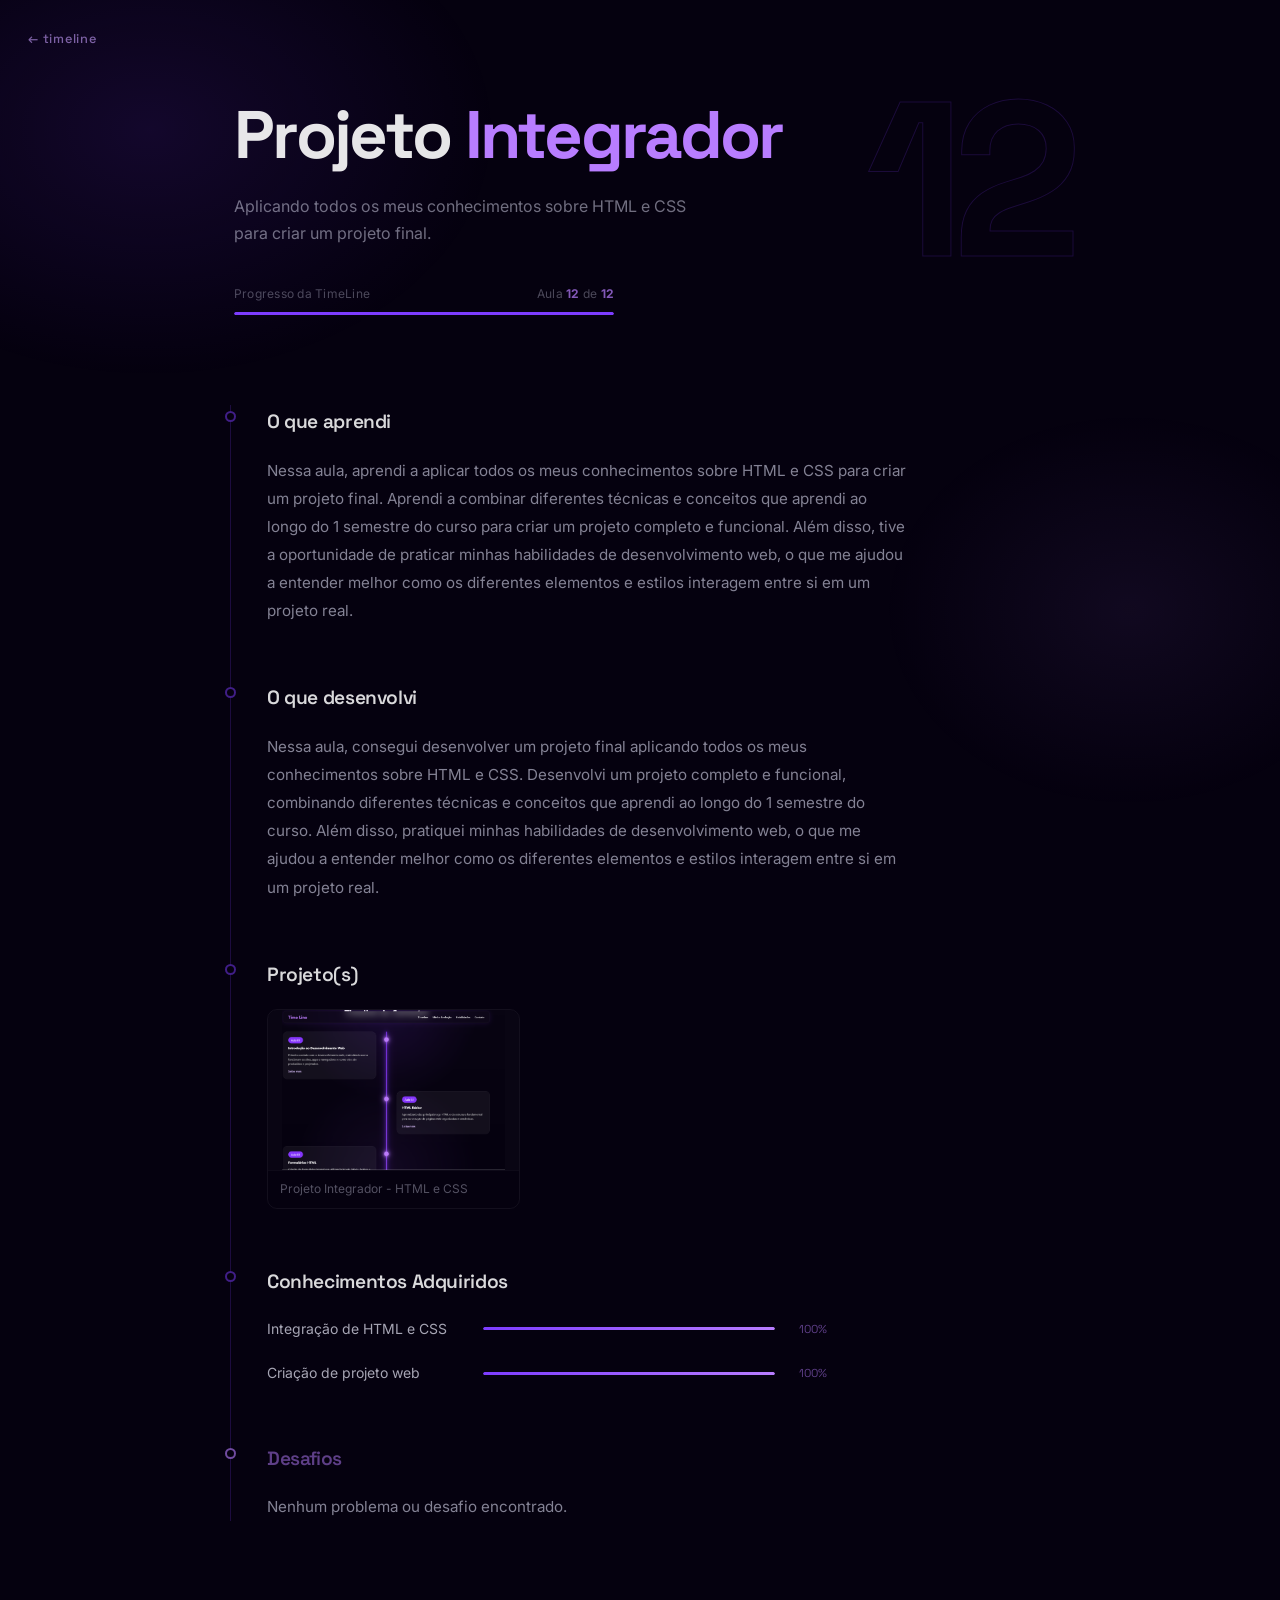
<file: Paginas/aula12.html>
<!doctype html>
<html lang="pt-BR">
  <head>
    <meta charset="UTF-8" />
    <meta name="viewport" content="width=device-width, initial-scale=1.0" />
    <title>Aula 12 -  Projeto Integrador </title>
    <link rel="preconnect" href="https://fonts.googleapis.com" />
    <link rel="preconnect" href="https://fonts.gstatic.com" crossorigin />
    <link
      href="https://fonts.googleapis.com/css2?family=Space+Grotesk:wght@400;500;600;700&family=Inter:wght@400;500&display=swap"
      rel="stylesheet"
    />
    <link rel="stylesheet" href="./aula.css" />
  </head>

  <body>
    <a href="../index.html" class="voltar">← Timeline</a>

    <main class="pagina-aula">
      <section class="hero-aula">
        <span class="capitulo-bg" aria-hidden="true">12</span>
        <div class="hero-content">
          <h1>
            Projeto <span class="destaque"
              >Integrador</span
            >
          </h1>
          <p class="hero-desc">
            Aplicando todos os meus conhecimentos sobre HTML e CSS para criar um projeto final.
          </p>

          <div class="progresso-curso">
            <div class="progresso-info">
              <span>Progresso da TimeLine</span>
              <span> Aula <strong>12</strong> de <strong> 12 </strong></span>
            </div>
            <div class="barra-progresso">
              <div class="barra-preenchida" style="width: 100%"></div>
            </div>
          </div>
        </div>
      </section>

      <div class="conteudo">
        <section class="bloco" id="aprendizado">
          <header class="bloco-header">
            <h2>O que aprendi</h2>
          </header>
          <p>
            Nessa aula, aprendi a aplicar todos os meus conhecimentos sobre HTML e CSS para criar um projeto final. Aprendi a combinar diferentes técnicas e conceitos que aprendi ao longo do 1 semestre do curso para criar um projeto completo e funcional. Além disso, tive a oportunidade de praticar minhas habilidades de desenvolvimento web, o que me ajudou a entender melhor como os diferentes elementos e estilos interagem entre si em um projeto real.
          </p>
        </section>

        <section class="bloco" id="desenvolvimento">
          <header class="bloco-header">
            <h2>O que desenvolvi</h2>
          </header>
          <p>
            Nessa aula, consegui desenvolver um projeto final aplicando todos os meus conhecimentos sobre HTML e CSS. Desenvolvi um projeto completo e funcional, combinando diferentes técnicas e conceitos que aprendi ao longo do 1 semestre do curso. Além disso, pratiquei minhas habilidades de desenvolvimento web, o que me ajudou a entender melhor como os diferentes elementos e estilos interagem entre si em um projeto real.
          </p>
        </section>

        <section class="bloco bloco-galeria" id="projetos">
          <header class="bloco-header">
            <h2>Projeto(s)</h2>
          </header>

          <div class="galeria">
            <a href="#img1" class="galeria-item">
              <div class="galeria-img-wrap">
                <img
                  src="../img/ProjetoIntegrador.png"
                  alt="Print do formulário criado em HTML"
                />
              </div>
              <span class="legenda"
                >Projeto Integrador - HTML e CSS</span
              >
            </a>

          <a href="#" class="lightbox" id="img1">
            <span class="lightbox-fechar" aria-label="fechar">×</span>
            <img
              src="../img/ProjetoIntegrador.png"
              alt="Site feito por mim usando CSS para estilizar a página"
            />
          </a>  

        </section>

        <section class="bloco" id="habilidades">
          <header class="bloco-header">
            <h2>Conhecimentos Adquiridos</h2>
          </header>

          <ul class="skills-list">
            <li class="skill-item">
              <span class="skill-nome"> Integração de HTML e CSS </span>
              <div class="skill-barra">
                <div class="skill-fill" style="--pct: 100%"></div>
              </div>
              <span class="skill-pct">100%</span>
            </li>
            <li class="skill-item">
              <span class="skill-nome"> Criação de projeto web </span>
              <div class="skill-barra">
                <div class="skill-fill" style="--pct: 100%"></div>
              </div>
              <span class="skill-pct">100%</span>
            </li>
          </ul>
        </section>

        <section class="bloco bloco-desafio" id="desafios">
          <header class="bloco-header">
            <h2>Desafios</h2>
          </header>
          <p> Nenhum problema ou desafio encontrado. </p>
        </section>
      </div>
    </main>
  </body>
</html>
</file>
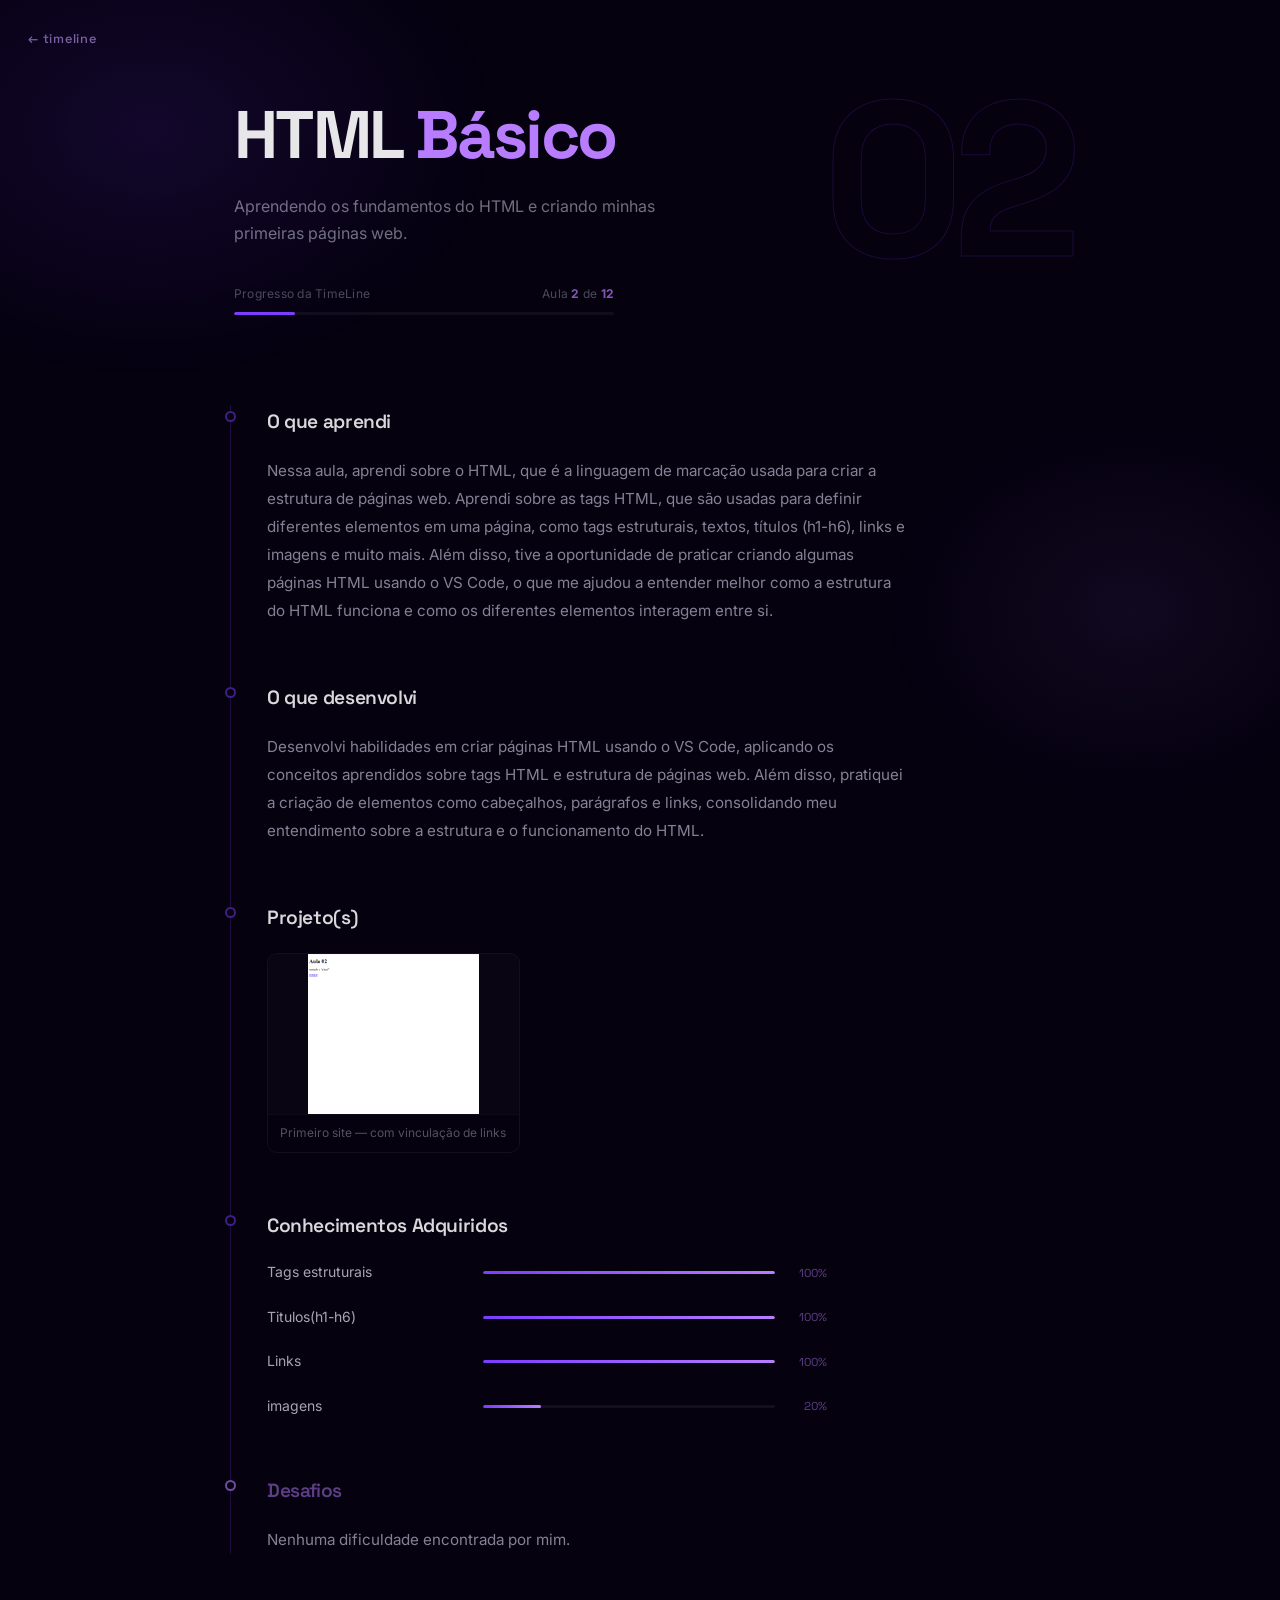
<file: Paginas/aula2.html>
<!doctype html>
<html lang="pt-BR">
  <head>
    <meta charset="UTF-8" />
    <meta name="viewport" content="width=device-width, initial-scale=1.0" />
    <title>Aula 02 - HTML Básico</title>
    <link rel="preconnect" href="https://fonts.googleapis.com" />
    <link rel="preconnect" href="https://fonts.gstatic.com" crossorigin />
    <link
      href="https://fonts.googleapis.com/css2?family=Space+Grotesk:wght@400;500;600;700&family=Inter:wght@400;500&display=swap"
      rel="stylesheet"
    />
    <link rel="stylesheet" href="./aula.css" />
  </head>

  <body>
    <a href="../index.html" class="voltar">← Timeline</a>

    <main class="pagina-aula">
      <section class="hero-aula">
        <span class="capitulo-bg" aria-hidden="true">02</span>
        <div class="hero-content">
          <h1>
            HTML <span class="destaque"
              >Básico</span
            >
          </h1>
          <p class="hero-desc">
            Aprendendo os fundamentos do HTML e criando minhas primeiras páginas web.
          </p>

          <div class="progresso-curso">
            <div class="progresso-info">
              <span>Progresso da TimeLine</span>
              <span> Aula <strong>2</strong> de <strong> 12 </strong></span>
            </div>
            <div class="barra-progresso">
              <div class="barra-preenchida" style="width: 16%"></div>
            </div>
          </div>
        </div>
      </section>

      <div class="conteudo">
        <section class="bloco" id="aprendizado">
          <header class="bloco-header">
            <h2>O que aprendi</h2>
          </header>
          <p>
            Nessa aula, aprendi sobre o HTML, que é a linguagem de marcação
            usada para criar a estrutura de páginas web. Aprendi sobre as tags
            HTML, que são usadas para definir diferentes elementos em uma
            página, como tags estruturais, textos, títulos (h1-h6), links e
            imagens e muito mais. Além disso, tive a oportunidade de praticar
            criando algumas páginas HTML usando o VS Code, o que me ajudou a
            entender melhor como a estrutura do HTML funciona e como os
            diferentes elementos interagem entre si.
          </p>
        </section>

        <section class="bloco" id="desenvolvimento">
          <header class="bloco-header">
            <h2>O que desenvolvi</h2>
          </header>
          <p>
            Desenvolvi habilidades em criar páginas HTML usando o VS Code,
            aplicando os conceitos aprendidos sobre tags HTML e estrutura de
            páginas web. Além disso, pratiquei a criação de elementos como
            cabeçalhos, parágrafos e links, consolidando meu entendimento sobre
            a estrutura e o funcionamento do HTML.
          </p>
        </section>

        <section class="bloco bloco-galeria" id="projetos">
          <header class="bloco-header">
            <h2>Projeto(s)</h2>
          </header>

          <div class="galeria">
            <a href="#img1" class="galeria-item">
              <div class="galeria-img-wrap">
                <img
                  src="../img/Basico.png"
                  alt="Print do primeiro site feito em HTML básico"
                />
              </div>
              <span class="legenda"
                >Primeiro site &mdash; com vinculação de links</span
              >
            </a>

          <a href="#" class="lightbox" id="img1">
            <span class="lightbox-fechar" aria-label="fechar">×</span>
            <img
              src="../img/Basico.png"
              alt="Print do primeiro site feito em HTML básico"
            />
          </a>
        </section>

        <section class="bloco" id="habilidades">
          <header class="bloco-header">
            <h2>Conhecimentos Adquiridos</h2>
          </header>

          <ul class="skills-list">
            <li class="skill-item">
              <span class="skill-nome">Tags estruturais </span>
              <div class="skill-barra">
                <div class="skill-fill" style="--pct: 100%"></div>
              </div>
              <span class="skill-pct">100%</span>
            </li>
            <li class="skill-item">
              <span class="skill-nome">Titulos(h1-h6)</span>
              <div class="skill-barra">
                <div class="skill-fill" style="--pct: 100%"></div>
              </div>
              <span class="skill-pct">100%</span>
            </li>
            <li class="skill-item">
              <span class="skill-nome">Links</span>
              <div class="skill-barra">
                <div class="skill-fill" style="--pct: 100%"></div>
              </div>
              <span class="skill-pct">100%</span>
            </li>
            <li class="skill-item">
              <span class="skill-nome">imagens</span>
              <div class="skill-barra">
                <div class="skill-fill" style="--pct: 20%"></div>
              </div>
              <span class="skill-pct">20%</span>
            </li>
          </ul>
        </section>

        <section class="bloco bloco-desafio" id="desafios">
          <header class="bloco-header">
            <h2>Desafios</h2>
          </header>
          <p>Nenhuma dificuldade encontrada por mim.</p>
        </section>
      </div>
    </main>
  </body>
</html>
</file>
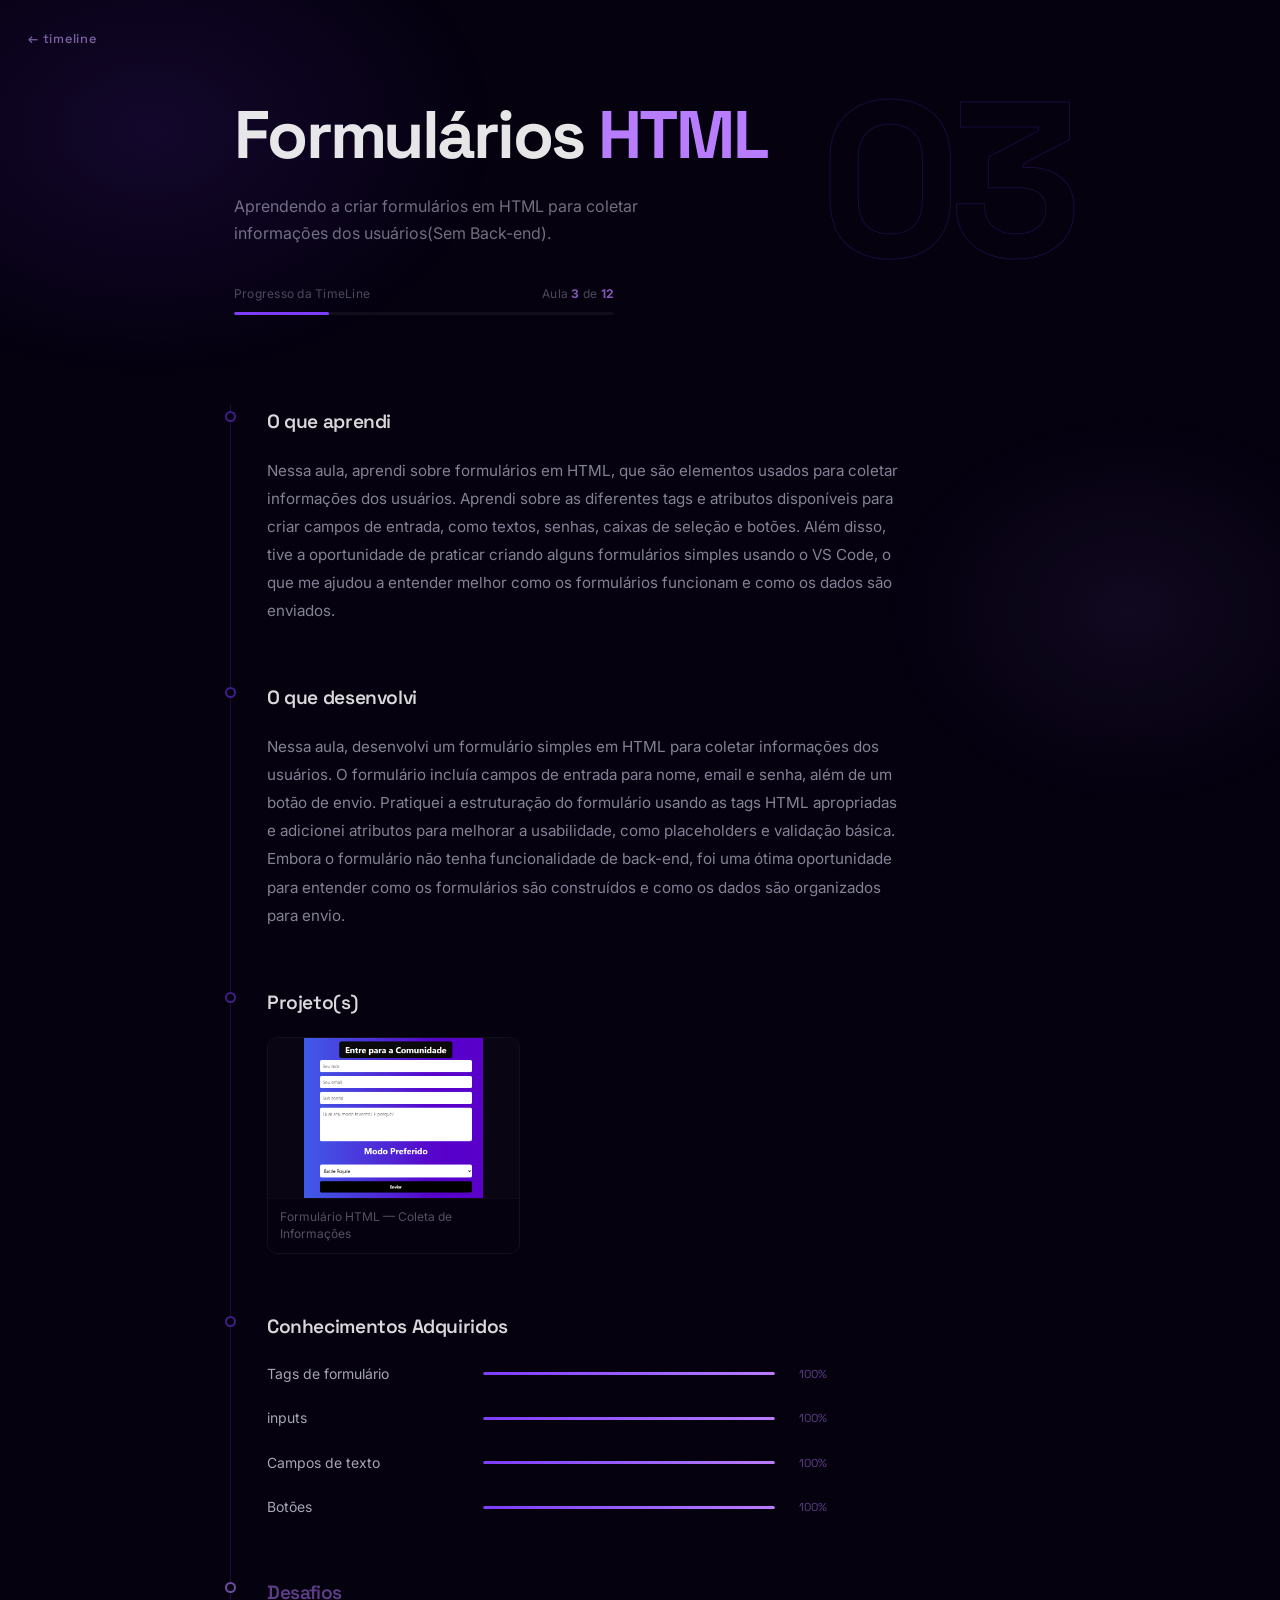
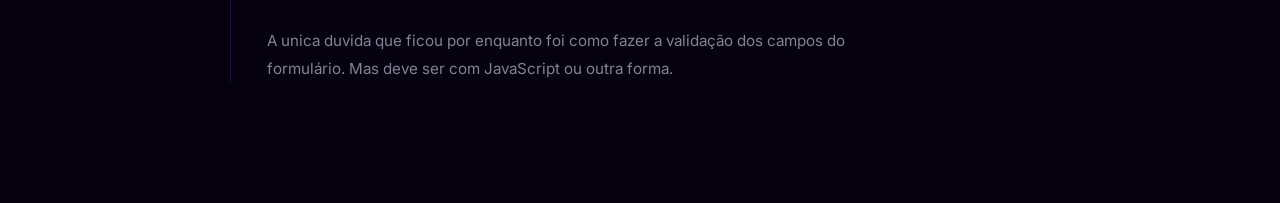
<file: Paginas/aula3.html>
<!doctype html>
<html lang="pt-BR">
  <head>
    <meta charset="UTF-8" />
    <meta name="viewport" content="width=device-width, initial-scale=1.0" />
    <title>Aula 03 - Formulários HTML</title>
    <link rel="preconnect" href="https://fonts.googleapis.com" />
    <link rel="preconnect" href="https://fonts.gstatic.com" crossorigin />
    <link
      href="https://fonts.googleapis.com/css2?family=Space+Grotesk:wght@400;500;600;700&family=Inter:wght@400;500&display=swap"
      rel="stylesheet"
    />
    <link rel="stylesheet" href="./aula.css" />
  </head>

  <body>
    <a href="../index.html" class="voltar">← Timeline</a>

    <main class="pagina-aula">
      <section class="hero-aula">
        <span class="capitulo-bg" aria-hidden="true">03</span>
        <div class="hero-content">
          <h1>
            Formulários <span class="destaque"
              >HTML</span
            >
          </h1>
          <p class="hero-desc">
            Aprendendo a criar formulários em HTML para coletar informações dos usuários(Sem Back-end).
          </p>

          <div class="progresso-curso">
            <div class="progresso-info">
              <span>Progresso da TimeLine</span>
              <span> Aula <strong>3</strong> de <strong> 12 </strong></span>
            </div>
            <div class="barra-progresso">
              <div class="barra-preenchida" style="width: 25%"></div>
            </div>
          </div>
        </div>
      </section>

      <div class="conteudo">
        <section class="bloco" id="aprendizado">
          <header class="bloco-header">
            <h2>O que aprendi</h2>
          </header>
          <p>
            Nessa aula, aprendi sobre formulários em HTML, que são elementos usados para coletar informações dos usuários. Aprendi sobre as diferentes tags e atributos disponíveis para criar campos de entrada, como textos, senhas, caixas de seleção e botões. Além disso, tive a oportunidade de praticar criando alguns formulários simples usando o VS Code, o que me ajudou a entender melhor como os formulários funcionam e como os dados são enviados.
          </p>
        </section>

        <section class="bloco" id="desenvolvimento">
          <header class="bloco-header">
            <h2>O que desenvolvi</h2>
          </header>
          <p>
            Nessa aula, desenvolvi um formulário simples em HTML para coletar informações dos usuários. O formulário incluía campos de entrada para nome, email e senha, além de um botão de envio. Pratiquei a estruturação do formulário usando as tags HTML apropriadas e adicionei atributos para melhorar a usabilidade, como placeholders e validação básica. Embora o formulário não tenha funcionalidade de back-end, foi uma ótima oportunidade para entender como os formulários são construídos e como os dados são organizados para envio.
          </p>
        </section>

        <section class="bloco bloco-galeria" id="projetos">
          <header class="bloco-header">
            <h2>Projeto(s)</h2>
          </header>

          <div class="galeria">
            <a href="#img1" class="galeria-item">
              <div class="galeria-img-wrap">
                <img
                  src="../img/Formulario.png"
                  alt="Print do formulário criado em HTML"
                />
              </div>
              <span class="legenda"
                >Formulário HTML &mdash; Coleta de Informações</span
              >
            </a>

          <a href="#" class="lightbox" id="img1">
            <span class="lightbox-fechar" aria-label="fechar">×</span>
            <img
              src="../img/Formulario.png"
              alt="Print do formulário criado em HTML"
            />
          </a>
        </section>

        <section class="bloco" id="habilidades">
          <header class="bloco-header">
            <h2>Conhecimentos Adquiridos</h2>
          </header>

          <ul class="skills-list">
            <li class="skill-item">
              <span class="skill-nome">Tags de formulário </span>
              <div class="skill-barra">
                <div class="skill-fill" style="--pct: 100%"></div>
              </div>
              <span class="skill-pct">100%</span>
            </li>
            <li class="skill-item">
              <span class="skill-nome">inputs</span>
              <div class="skill-barra">
                <div class="skill-fill" style="--pct: 100%"></div>
              </div>
              <span class="skill-pct">100%</span>
            </li>
            <li class="skill-item">
              <span class="skill-nome">Campos de texto</span>
              <div class="skill-barra">
                <div class="skill-fill" style="--pct: 100%"></div>
              </div>
              <span class="skill-pct">100%</span>
            </li>
            <li class="skill-item">
              <span class="skill-nome">Botões</span>
              <div class="skill-barra">
                <div class="skill-fill" style="--pct: 100%"></div>
              </div>
              <span class="skill-pct">100%</span>
            </li>
          </ul>
        </section>

        <section class="bloco bloco-desafio" id="desafios">
          <header class="bloco-header">
            <h2>Desafios</h2>
          </header>
          <p>A unica duvida que ficou por enquanto foi como fazer a validação dos campos do formulário. Mas deve ser com JavaScript ou outra forma.</p>
        </section>
      </div>
    </main>
  </body>
</html>
</file>
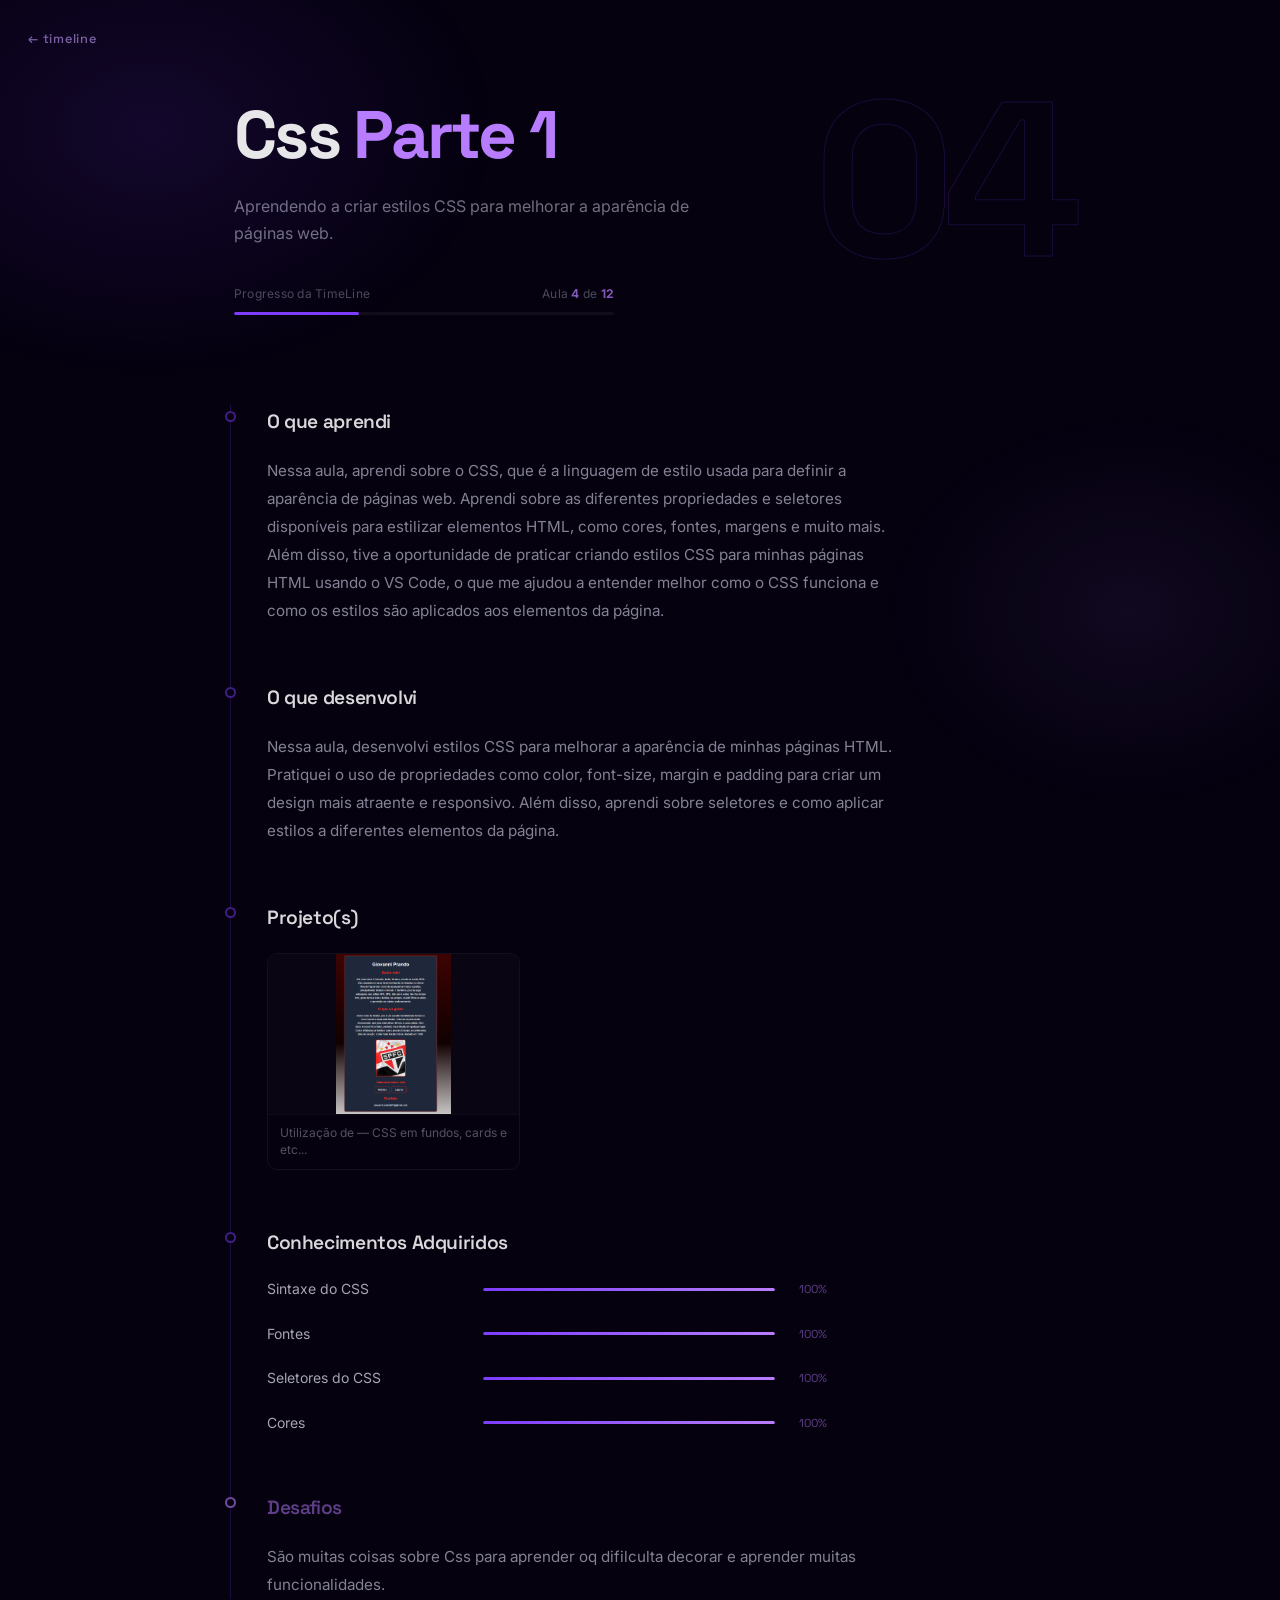
<file: Paginas/aula4.html>
<!doctype html>
<html lang="pt-BR">
  <head>
    <meta charset="UTF-8" />
    <meta name="viewport" content="width=device-width, initial-scale=1.0" />
    <title>Aula 04 - Css Completo para textos </title>
    <link rel="preconnect" href="https://fonts.googleapis.com" />
    <link rel="preconnect" href="https://fonts.gstatic.com" crossorigin />
    <link
      href="https://fonts.googleapis.com/css2?family=Space+Grotesk:wght@400;500;600;700&family=Inter:wght@400;500&display=swap"
      rel="stylesheet"
    />
    <link rel="stylesheet" href="./aula.css" />
  </head>

  <body>
    <a href="../index.html" class="voltar">← Timeline</a>

    <main class="pagina-aula">
      <section class="hero-aula">
        <span class="capitulo-bg" aria-hidden="true">04</span>
        <div class="hero-content">
          <h1>
            Css  <span class="destaque"
              >Parte 1</span
            >
          </h1>
          <p class="hero-desc">
            Aprendendo a criar estilos CSS para melhorar a aparência de páginas web.
          </p>

          <div class="progresso-curso">
            <div class="progresso-info">
              <span>Progresso da TimeLine</span>
              <span> Aula <strong>4</strong> de <strong> 12 </strong></span>
            </div>
            <div class="barra-progresso">
              <div class="barra-preenchida" style="width: 33%"></div>
            </div>
          </div>
        </div>
      </section>

      <div class="conteudo">
        <section class="bloco" id="aprendizado">
          <header class="bloco-header">
            <h2>O que aprendi</h2>
          </header>
          <p>
            Nessa aula, aprendi sobre o CSS, que é a linguagem de estilo usada para definir a aparência de páginas web. Aprendi sobre as diferentes propriedades e seletores disponíveis para estilizar elementos HTML, como cores, fontes, margens e muito mais. Além disso, tive a oportunidade de praticar criando estilos CSS para minhas páginas HTML usando o VS Code, o que me ajudou a entender melhor como o CSS funciona e como os estilos são aplicados aos elementos da página.
          </p>
        </section>

        <section class="bloco" id="desenvolvimento">
          <header class="bloco-header">
            <h2>O que desenvolvi</h2>
          </header>
          <p>
            Nessa aula, desenvolvi estilos CSS para melhorar a aparência de minhas páginas HTML. Pratiquei o uso de propriedades como color, font-size, margin e padding para criar um design mais atraente e responsivo. Além disso, aprendi sobre seletores e como aplicar estilos a diferentes elementos da página.
          </p>
        </section>

        <section class="bloco bloco-galeria" id="projetos">
          <header class="bloco-header">
            <h2>Projeto(s)</h2>
          </header>

          <div class="galeria">
            <a href="#img1" class="galeria-item">
              <div class="galeria-img-wrap">
                <img
                  src="../img/cssbasico.png"
                  alt="Print do formulário criado em HTML"
                />
              </div>
              <span class="legenda"
                >Utilização de &mdash; CSS em fundos, cards e etc...</span
              >
            </a>

          <a href="#" class="lightbox" id="img1">
            <span class="lightbox-fechar" aria-label="fechar">×</span>
            <img
              src="../img/cssbasico.png"
              alt="Site feito por mim usando CSS para estilizar a página"
            />
          </a>
        </section>

        <section class="bloco" id="habilidades">
          <header class="bloco-header">
            <h2>Conhecimentos Adquiridos</h2>
          </header>

          <ul class="skills-list">
            <li class="skill-item">
              <span class="skill-nome"> Sintaxe do CSS </span>
              <div class="skill-barra">
                <div class="skill-fill" style="--pct: 100%"></div>
              </div>
              <span class="skill-pct">100%</span>
            </li>
            <li class="skill-item">
              <span class="skill-nome"> Fontes </span>
              <div class="skill-barra">
                <div class="skill-fill" style="--pct: 100%"></div>
              </div>
              <span class="skill-pct">100%</span>
            </li>
            <li class="skill-item">
              <span class="skill-nome">Seletores do CSS</span>
              <div class="skill-barra">
                <div class="skill-fill" style="--pct: 100%"></div>
              </div>
              <span class="skill-pct">100%</span>
            </li>
            <li class="skill-item">
              <span class="skill-nome">Cores</span>
              <div class="skill-barra">
                <div class="skill-fill" style="--pct: 100%"></div>
              </div>
              <span class="skill-pct">100%</span>
            </li>
          </ul>
        </section>

        <section class="bloco bloco-desafio" id="desafios">
          <header class="bloco-header">
            <h2>Desafios</h2>
          </header>
          <p>São muitas coisas sobre Css para aprender oq difilculta decorar e aprender muitas funcionalidades. </p>
        </section>
      </div>
    </main>
  </body>
</html>
</file>
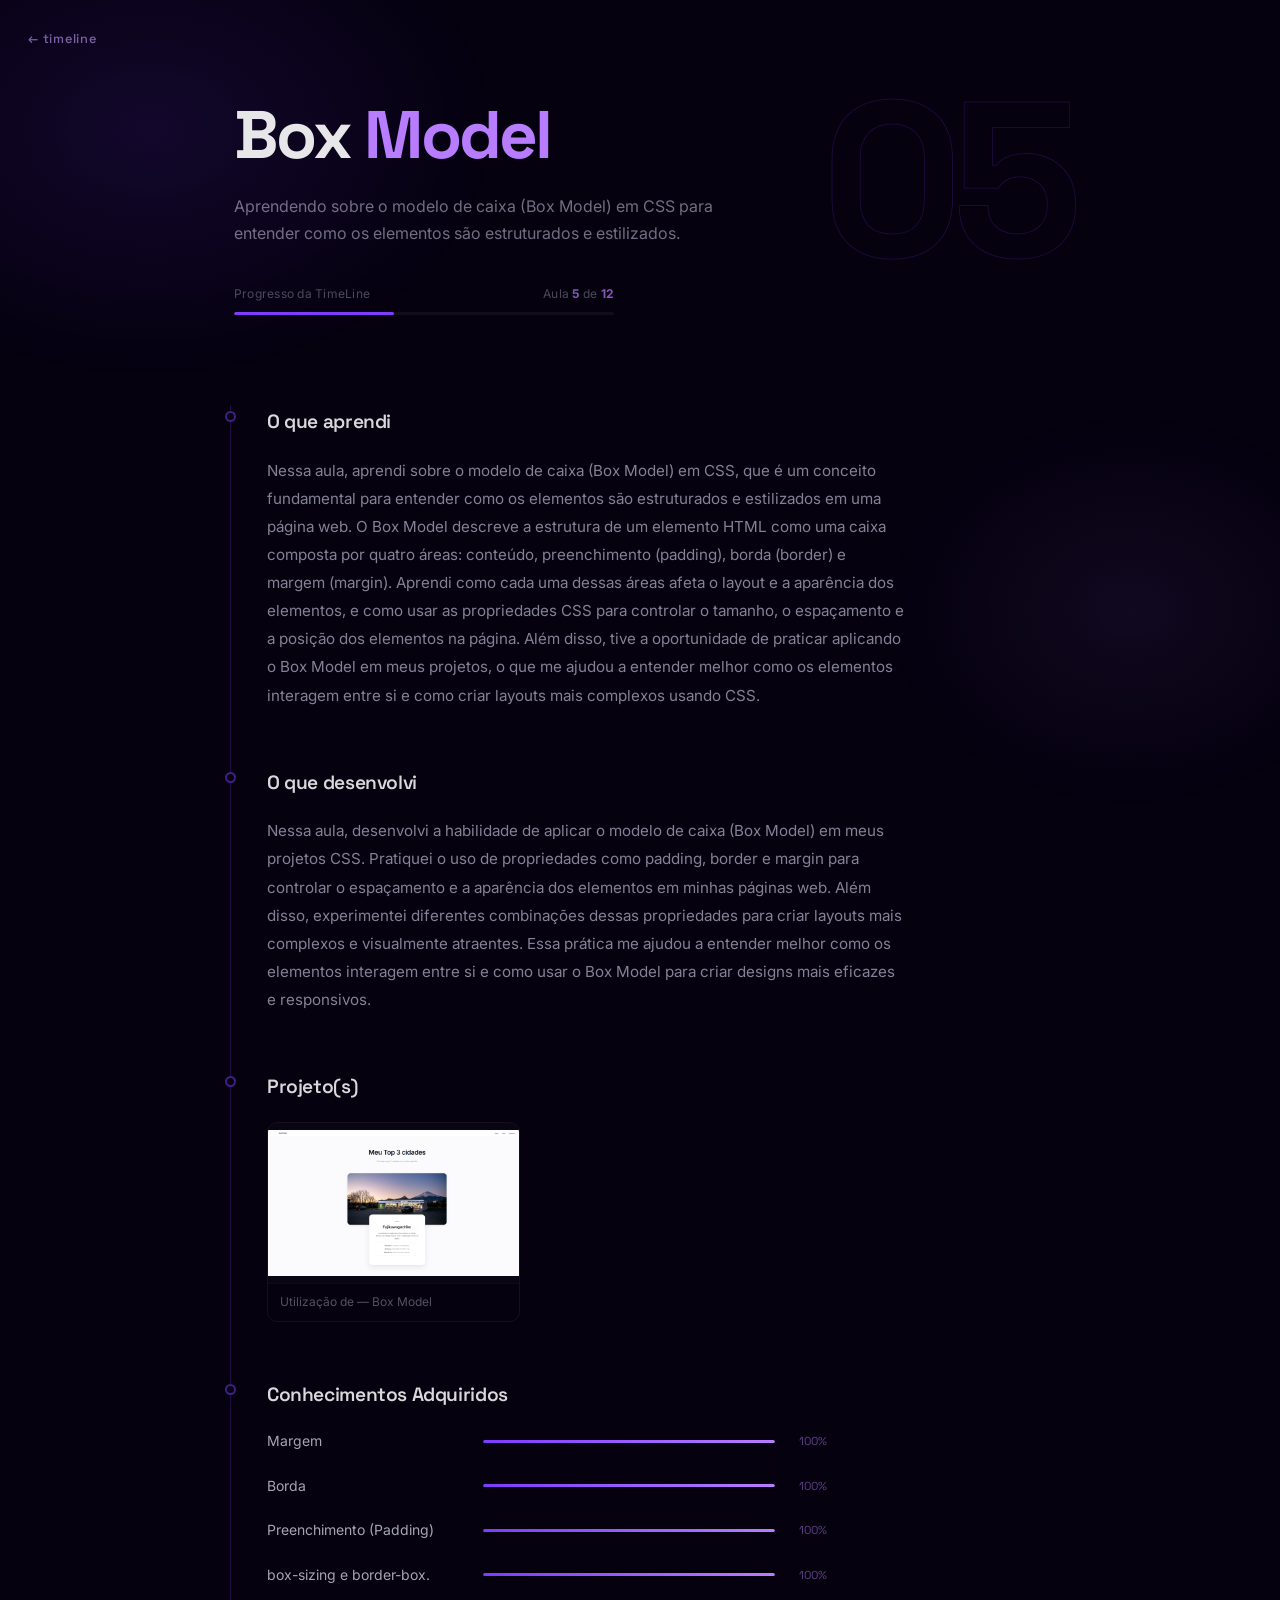
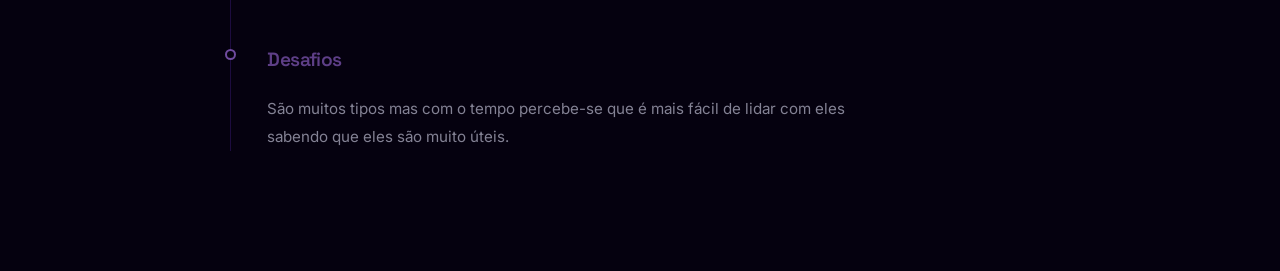
<file: Paginas/aula5.html>
<!doctype html>
<html lang="pt-BR">
  <head>
    <meta charset="UTF-8" />
    <meta name="viewport" content="width=device-width, initial-scale=1.0" />
    <title>Aula 05 - Box Model </title>
    <link rel="preconnect" href="https://fonts.googleapis.com" />
    <link rel="preconnect" href="https://fonts.gstatic.com" crossorigin />
    <link
      href="https://fonts.googleapis.com/css2?family=Space+Grotesk:wght@400;500;600;700&family=Inter:wght@400;500&display=swap"
      rel="stylesheet"
    />
    <link rel="stylesheet" href="./aula.css" />
  </head>

  <body>
    <a href="../index.html" class="voltar">← Timeline</a>

    <main class="pagina-aula">
      <section class="hero-aula">
        <span class="capitulo-bg" aria-hidden="true">05</span>
        <div class="hero-content">
          <h1>
            Box <span class="destaque"
              >Model</span
            >
          </h1>
          <p class="hero-desc">
            Aprendendo sobre o modelo de caixa (Box Model) em CSS para entender como os elementos são estruturados e estilizados.
          </p>

          <div class="progresso-curso">
            <div class="progresso-info">
              <span>Progresso da TimeLine</span>
              <span> Aula <strong>5</strong> de <strong> 12 </strong></span>
            </div>
            <div class="barra-progresso">
              <div class="barra-preenchida" style="width: 42%"></div>
            </div>
          </div>
        </div>
      </section>

      <div class="conteudo">
        <section class="bloco" id="aprendizado">
          <header class="bloco-header">
            <h2>O que aprendi</h2>
          </header>
          <p>
            Nessa aula, aprendi sobre o modelo de caixa (Box Model) em CSS, que é um conceito fundamental para entender como os elementos são estruturados e estilizados em uma página web. O Box Model descreve a estrutura de um elemento HTML como uma caixa composta por quatro áreas: conteúdo, preenchimento (padding), borda (border) e margem (margin). Aprendi como cada uma dessas áreas afeta o layout e a aparência dos elementos, e como usar as propriedades CSS para controlar o tamanho, o espaçamento e a posição dos elementos na página. Além disso, tive a oportunidade de praticar aplicando o Box Model em meus projetos, o que me ajudou a entender melhor como os elementos interagem entre si e como criar layouts mais complexos usando CSS.
          </p>
        </section>

        <section class="bloco" id="desenvolvimento">
          <header class="bloco-header">
            <h2>O que desenvolvi</h2>
          </header>
          <p>
            Nessa aula, desenvolvi a habilidade de aplicar o modelo de caixa (Box Model) em meus projetos CSS. Pratiquei o uso de propriedades como padding, border e margin para controlar o espaçamento e a aparência dos elementos em minhas páginas web. Além disso, experimentei diferentes combinações dessas propriedades para criar layouts mais complexos e visualmente atraentes. Essa prática me ajudou a entender melhor como os elementos interagem entre si e como usar o Box Model para criar designs mais eficazes e responsivos.
          </p>
        </section>

        <section class="bloco bloco-galeria" id="projetos">
          <header class="bloco-header">
            <h2>Projeto(s)</h2>
          </header>

          <div class="galeria">
            <a href="#img1" class="galeria-item">
              <div class="galeria-img-wrap">
                <img
                  src="../img/Box.png"
                  alt="Print do formulário criado em HTML"
                />
              </div>
              <span class="legenda"
                >Utilização de &mdash; Box Model</span
              >
            </a>

          <a href="#" class="lightbox" id="img1">
            <span class="lightbox-fechar" aria-label="fechar">×</span>
            <img
              src="../img/Box.png"
              alt="Site feito por mim usando CSS para estilizar a página"
            />
          </a>
        </section>

        <section class="bloco" id="habilidades">
          <header class="bloco-header">
            <h2>Conhecimentos Adquiridos</h2>
          </header>

          <ul class="skills-list">
            <li class="skill-item">
              <span class="skill-nome"> Margem </span>
              <div class="skill-barra">
                <div class="skill-fill" style="--pct: 100%"></div>
              </div>
              <span class="skill-pct">100%</span>
            </li>
            <li class="skill-item">
              <span class="skill-nome"> Borda </span>
              <div class="skill-barra">
                <div class="skill-fill" style="--pct: 100%"></div>
              </div>
              <span class="skill-pct">100%</span>
            </li>
            <li class="skill-item">
              <span class="skill-nome"> Preenchimento (Padding) </span>
              <div class="skill-barra">
                <div class="skill-fill" style="--pct: 100%"></div>
              </div>
              <span class="skill-pct">100%</span>
            </li>
            <li class="skill-item">
              <span class="skill-nome">box-sizing e border-box.</span>
              <div class="skill-barra">
                <div class="skill-fill" style="--pct: 100%"></div>
              </div>
              <span class="skill-pct">100%</span>
            </li>
          </ul>
        </section>

        <section class="bloco bloco-desafio" id="desafios">
          <header class="bloco-header">
            <h2>Desafios</h2>
          </header>
          <p> São muitos tipos mas com o tempo percebe-se que é mais fácil de lidar com eles sabendo que eles são muito úteis. </p>
        </section>
      </div>
    </main>
  </body>
</html>
</file>
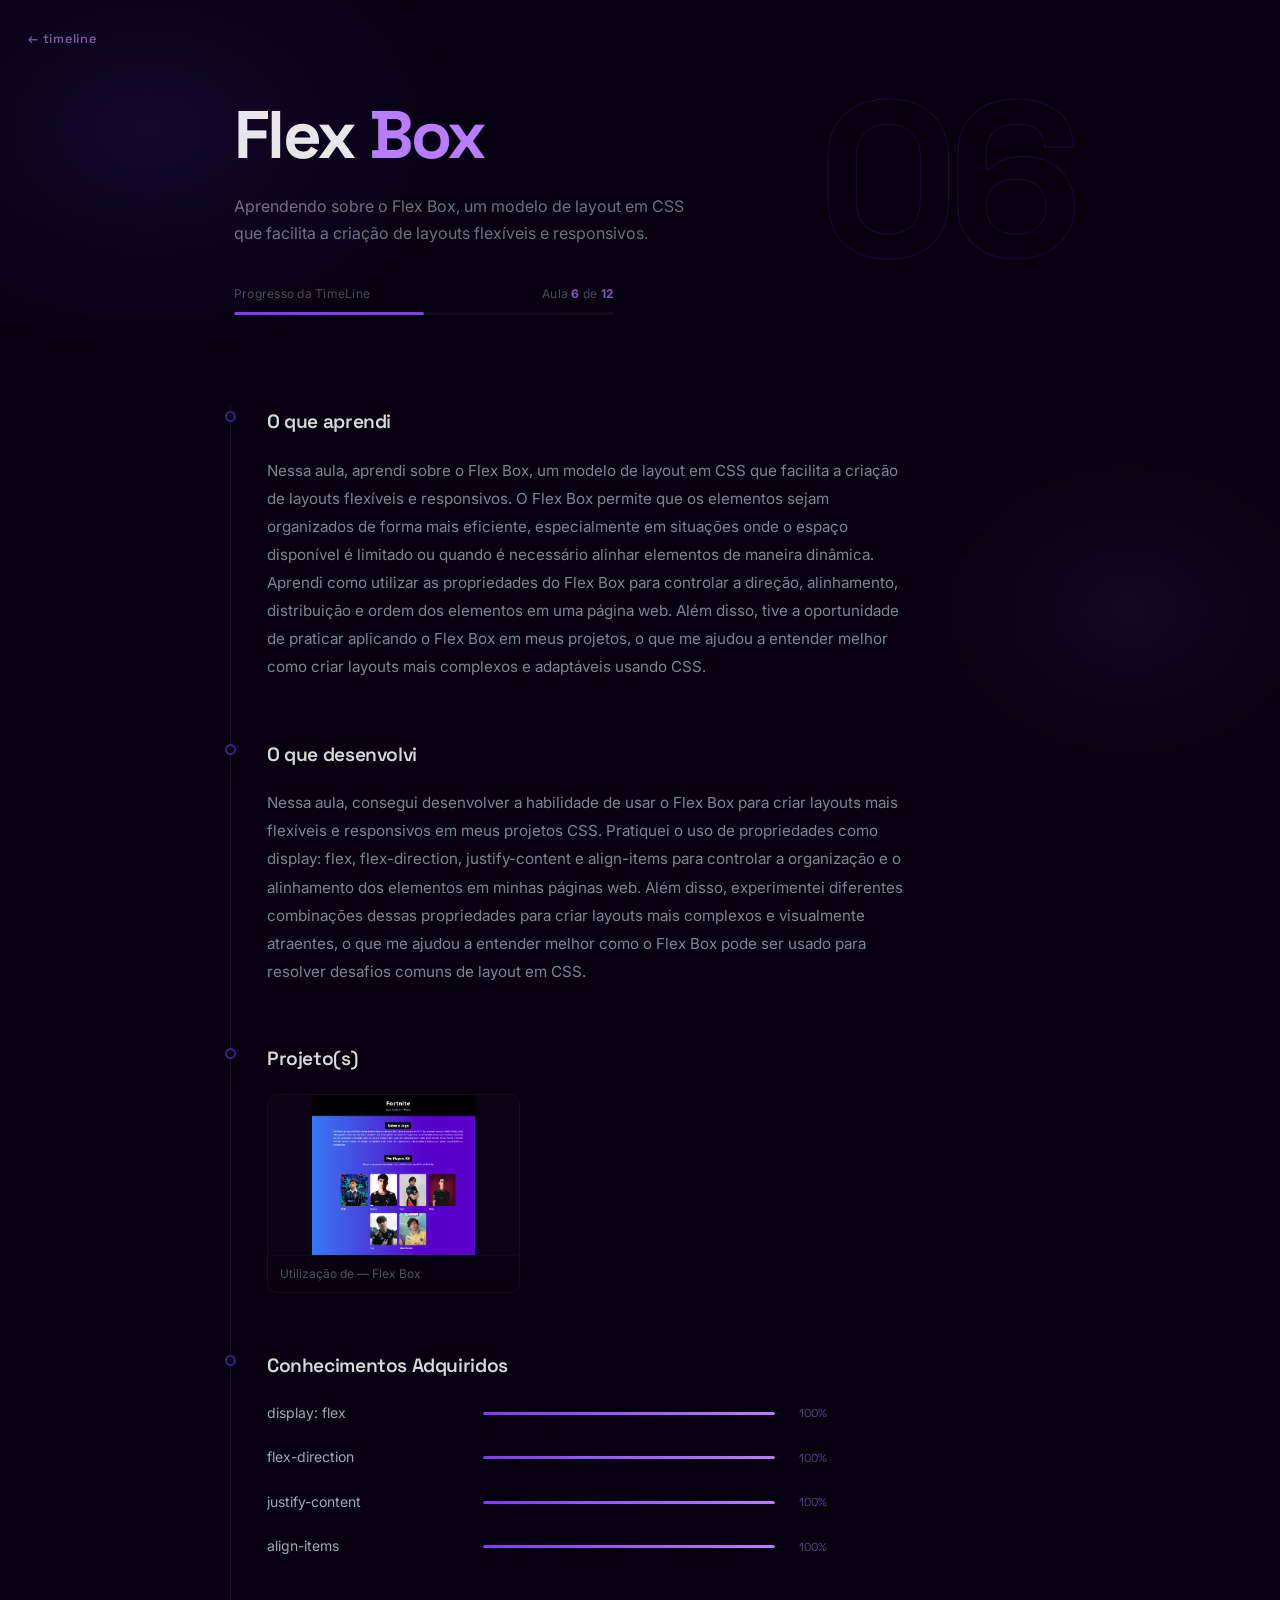
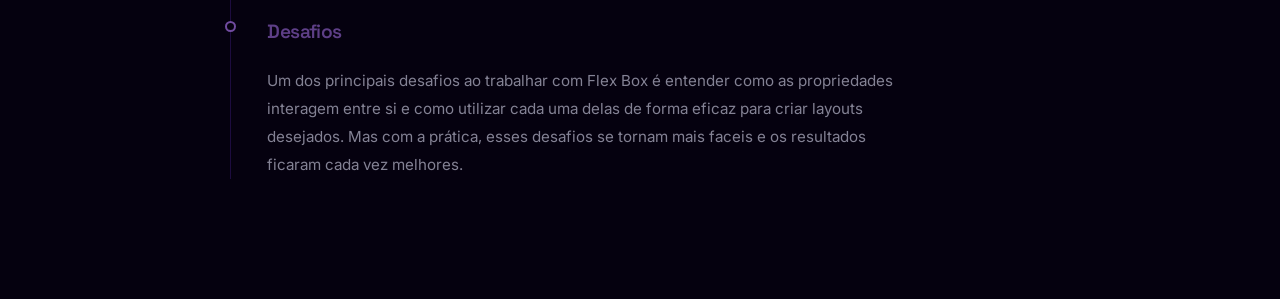
<file: Paginas/aula6.html>
<!doctype html>
<html lang="pt-BR">
  <head>
    <meta charset="UTF-8" />
    <meta name="viewport" content="width=device-width, initial-scale=1.0" />
    <title>Aula 06 - Flex Box </title>
    <link rel="preconnect" href="https://fonts.googleapis.com" />
    <link rel="preconnect" href="https://fonts.gstatic.com" crossorigin />
    <link
      href="https://fonts.googleapis.com/css2?family=Space+Grotesk:wght@400;500;600;700&family=Inter:wght@400;500&display=swap"
      rel="stylesheet"
    />
    <link rel="stylesheet" href="./aula.css" />
  </head>

  <body>
    <a href="../index.html" class="voltar">← Timeline</a>

    <main class="pagina-aula">
      <section class="hero-aula">
        <span class="capitulo-bg" aria-hidden="true">06</span>
        <div class="hero-content">
          <h1>
            Flex <span class="destaque"
              >Box</span
            >
          </h1>
          <p class="hero-desc">
            Aprendendo sobre o Flex Box, um modelo de layout em CSS que facilita a criação de layouts flexíveis e responsivos.
          </p>

          <div class="progresso-curso">
            <div class="progresso-info">
              <span>Progresso da TimeLine</span>
              <span> Aula <strong>6</strong> de <strong> 12 </strong></span>
            </div>
            <div class="barra-progresso">
              <div class="barra-preenchida" style="width: 50%"></div>
            </div>
          </div>
        </div>
      </section>

      <div class="conteudo">
        <section class="bloco" id="aprendizado">
          <header class="bloco-header">
            <h2>O que aprendi</h2>
          </header>
          <p>
            Nessa aula, aprendi sobre o Flex Box, um modelo de layout em CSS que facilita a criação de layouts flexíveis e responsivos. O Flex Box permite que os elementos sejam organizados de forma mais eficiente, especialmente em situações onde o espaço disponível é limitado ou quando é necessário alinhar elementos de maneira dinâmica. Aprendi como utilizar as propriedades do Flex Box para controlar a direção, alinhamento, distribuição e ordem dos elementos em uma página web. Além disso, tive a oportunidade de praticar aplicando o Flex Box em meus projetos, o que me ajudou a entender melhor como criar layouts mais complexos e adaptáveis usando CSS.
          </p>
        </section>

        <section class="bloco" id="desenvolvimento">
          <header class="bloco-header">
            <h2>O que desenvolvi</h2>
          </header>
          <p>
            Nessa aula, consegui desenvolver a habilidade de usar o Flex Box para criar layouts mais flexíveis e responsivos em meus projetos CSS. Pratiquei o uso de propriedades como display: flex, flex-direction, justify-content e align-items para controlar a organização e o alinhamento dos elementos em minhas páginas web. Além disso, experimentei diferentes combinações dessas propriedades para criar layouts mais complexos e visualmente atraentes, o que me ajudou a entender melhor como o Flex Box pode ser usado para resolver desafios comuns de layout em CSS.
          </p>
        </section>

        <section class="bloco bloco-galeria" id="projetos">
          <header class="bloco-header">
            <h2>Projeto(s)</h2>
          </header>

          <div class="galeria">
            <a href="#img1" class="galeria-item">
              <div class="galeria-img-wrap">
                <img
                  src="../img/FlexBox.png"
                  alt="Print do formulário criado em HTML"
                />
              </div>
              <span class="legenda"
                >Utilização de &mdash; Flex Box</span
              >
            </a>

          <a href="#" class="lightbox" id="img1">
            <span class="lightbox-fechar" aria-label="fechar">×</span>
            <img
              src="../img/FlexBox.png"
              alt="Site feito por mim usando CSS para estilizar a página"
            />
          </a>
        </section>

        <section class="bloco" id="habilidades">
          <header class="bloco-header">
            <h2>Conhecimentos Adquiridos</h2>
          </header>

          <ul class="skills-list">
            <li class="skill-item">
              <span class="skill-nome"> display: flex </span>
              <div class="skill-barra">
                <div class="skill-fill" style="--pct: 100%"></div>
              </div>
              <span class="skill-pct">100%</span>
            </li>
            <li class="skill-item">
              <span class="skill-nome"> flex-direction </span>
              <div class="skill-barra">
                <div class="skill-fill" style="--pct: 100%"></div>
              </div>
              <span class="skill-pct">100%</span>
            </li>
            <li class="skill-item">
              <span class="skill-nome"> justify-content </span>
              <div class="skill-barra">
                <div class="skill-fill" style="--pct: 100%"></div>
              </div>
              <span class="skill-pct">100%</span>
            </li>
            <li class="skill-item">
              <span class="skill-nome"> align-items </span>
              <div class="skill-barra">
                <div class="skill-fill" style="--pct: 100%"></div>
              </div>
              <span class="skill-pct">100%</span>
            </li>
          </ul>
        </section>

        <section class="bloco bloco-desafio" id="desafios">
          <header class="bloco-header">
            <h2>Desafios</h2>
          </header>
          <p> Um dos principais desafios ao trabalhar com Flex Box é entender como as propriedades interagem entre si e como utilizar cada uma delas de forma eficaz para criar layouts desejados. Mas com a prática, esses desafios se tornam mais faceis e os resultados ficaram cada vez melhores. </p>
        </section>
      </div>
    </main>
  </body>
</html>
</file>
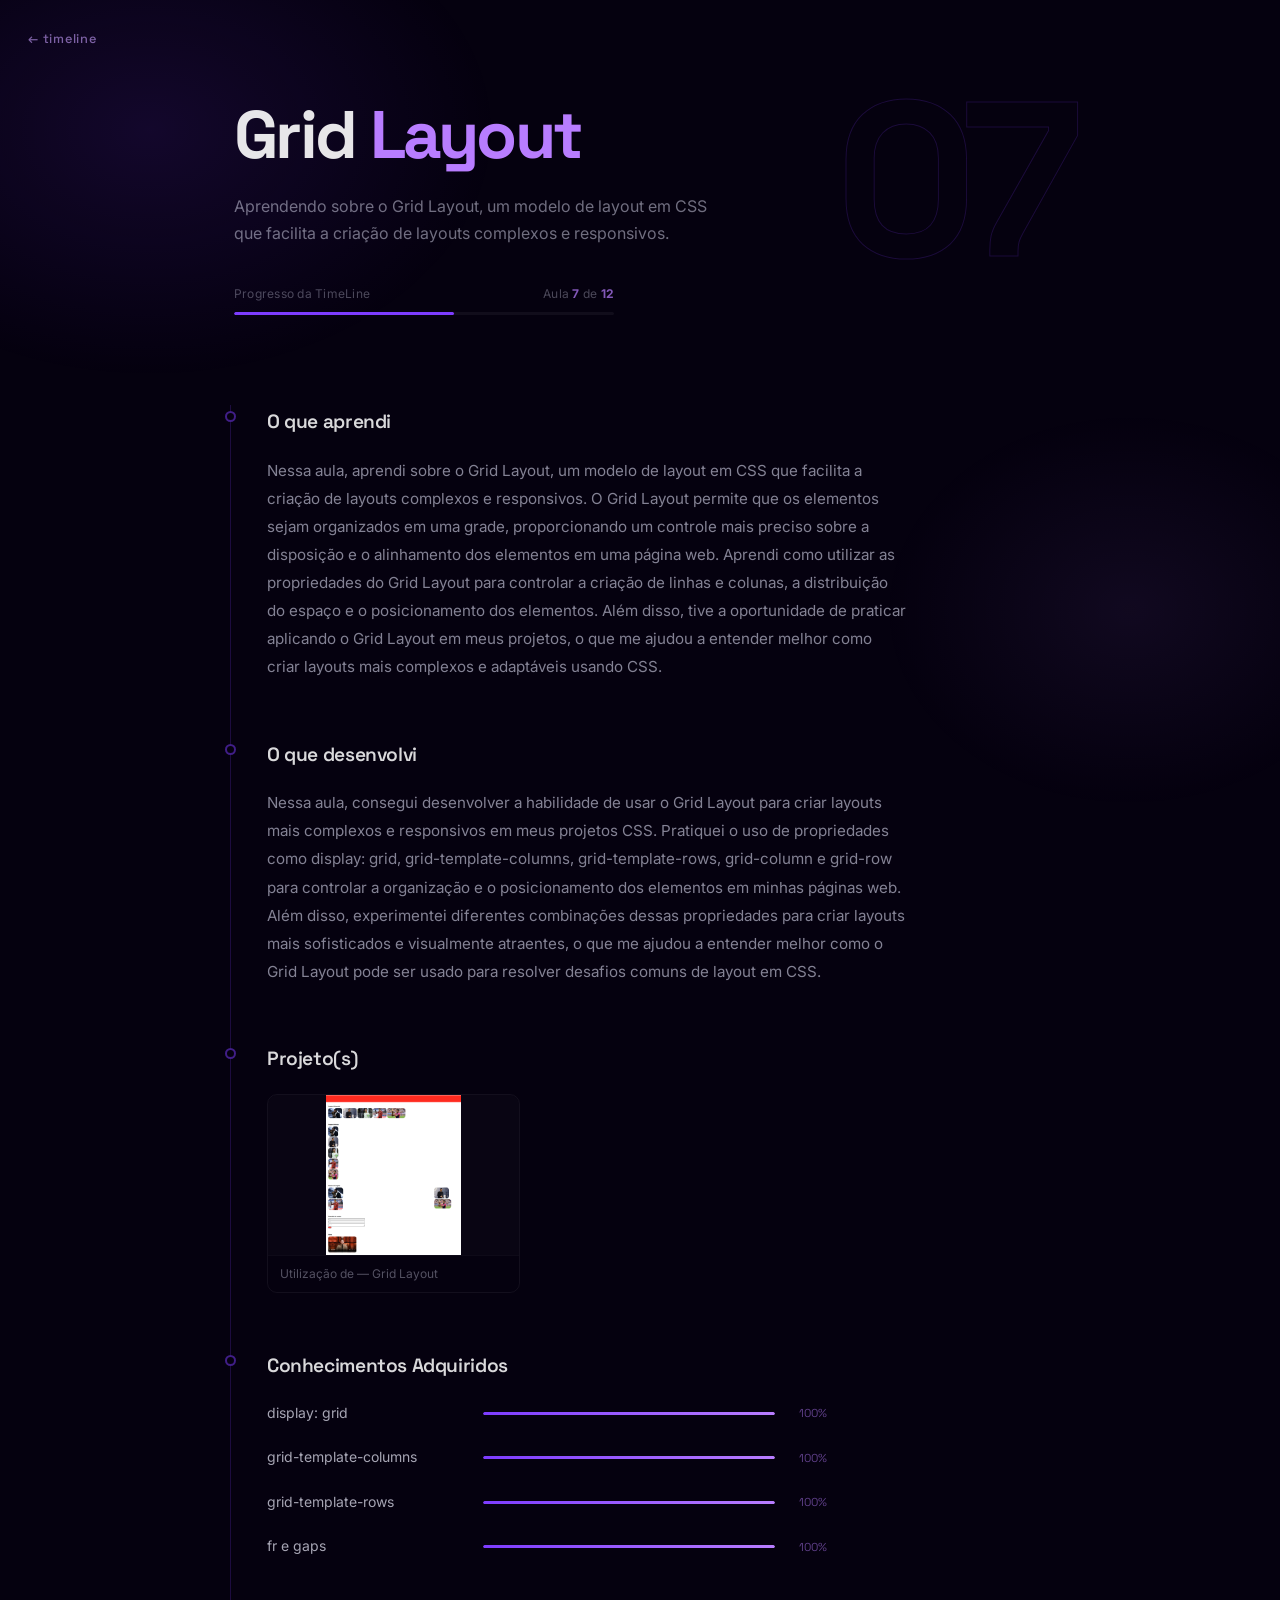
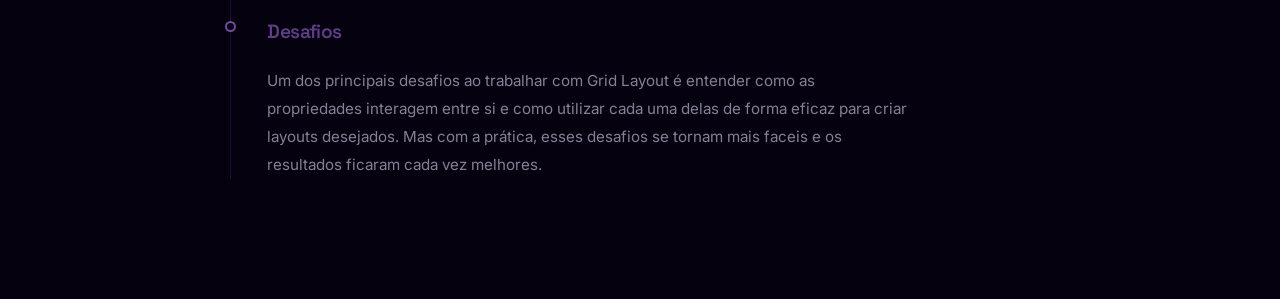
<file: Paginas/aula7.html>
<!doctype html>
<html lang="pt-BR">
  <head>
    <meta charset="UTF-8" />
    <meta name="viewport" content="width=device-width, initial-scale=1.0" />
    <title>Aula 07 -  Grid Layout </title>
    <link rel="preconnect" href="https://fonts.googleapis.com" />
    <link rel="preconnect" href="https://fonts.gstatic.com" crossorigin />
    <link
      href="https://fonts.googleapis.com/css2?family=Space+Grotesk:wght@400;500;600;700&family=Inter:wght@400;500&display=swap"
      rel="stylesheet"
    />
    <link rel="stylesheet" href="./aula.css" />
  </head>

  <body>
    <a href="../index.html" class="voltar">← Timeline</a>

    <main class="pagina-aula">
      <section class="hero-aula">
        <span class="capitulo-bg" aria-hidden="true">07</span>
        <div class="hero-content">
          <h1>
            Grid <span class="destaque"
              >Layout</span
            >
          </h1>
          <p class="hero-desc">
            Aprendendo sobre o Grid Layout, um modelo de layout em CSS que facilita a criação de layouts complexos e responsivos.
          </p>

          <div class="progresso-curso">
            <div class="progresso-info">
              <span>Progresso da TimeLine</span>
              <span> Aula <strong>7</strong> de <strong> 12 </strong></span>
            </div>
            <div class="barra-progresso">
              <div class="barra-preenchida" style="width: 58%"></div>
            </div>
          </div>
        </div>
      </section>

      <div class="conteudo">
        <section class="bloco" id="aprendizado">
          <header class="bloco-header">
            <h2>O que aprendi</h2>
          </header>
          <p>
            Nessa aula, aprendi sobre o Grid Layout, um modelo de layout em CSS que facilita a criação de layouts complexos e responsivos. O Grid Layout permite que os elementos sejam organizados em uma grade, proporcionando um controle mais preciso sobre a disposição e o alinhamento dos elementos em uma página web. Aprendi como utilizar as propriedades do Grid Layout para controlar a criação de linhas e colunas, a distribuição do espaço e o posicionamento dos elementos. Além disso, tive a oportunidade de praticar aplicando o Grid Layout em meus projetos, o que me ajudou a entender melhor como criar layouts mais complexos e adaptáveis usando CSS.
          </p>
        </section>

        <section class="bloco" id="desenvolvimento">
          <header class="bloco-header">
            <h2>O que desenvolvi</h2>
          </header>
          <p>
            Nessa aula, consegui desenvolver a habilidade de usar o Grid Layout para criar layouts mais complexos e responsivos em meus projetos CSS. Pratiquei o uso de propriedades como display: grid, grid-template-columns, grid-template-rows, grid-column e grid-row para controlar a organização e o posicionamento dos elementos em minhas páginas web. Além disso, experimentei diferentes combinações dessas propriedades para criar layouts mais sofisticados e visualmente atraentes, o que me ajudou a entender melhor como o Grid Layout pode ser usado para resolver desafios comuns de layout em CSS.
          </p>
        </section>

        <section class="bloco bloco-galeria" id="projetos">
          <header class="bloco-header">
            <h2>Projeto(s)</h2>
          </header>

          <div class="galeria">
            <a href="#img1" class="galeria-item">
              <div class="galeria-img-wrap">
                <img
                  src="../img/GridLayout.png"
                  alt="Print do formulário criado em HTML"
                />
              </div>
              <span class="legenda"
                >Utilização de &mdash; Grid Layout</span
              >
            </a>

          <a href="#" class="lightbox" id="img1">
            <span class="lightbox-fechar" aria-label="fechar">×</span>
            <img
              src="../img/GridLayout.png"
              alt="Site feito por mim usando CSS para estilizar a página"
            />
          </a>
        </section>

        <section class="bloco" id="habilidades">
          <header class="bloco-header">
            <h2>Conhecimentos Adquiridos</h2>
          </header>

          <ul class="skills-list">
            <li class="skill-item">
              <span class="skill-nome"> display: grid </span>
              <div class="skill-barra">
                <div class="skill-fill" style="--pct: 100%"></div>
              </div>
              <span class="skill-pct">100%</span>
            </li>
            <li class="skill-item">
              <span class="skill-nome"> grid-template-columns </span>
              <div class="skill-barra">
                <div class="skill-fill" style="--pct: 100%"></div>
              </div>
              <span class="skill-pct">100%</span>
            </li>
            <li class="skill-item">
              <span class="skill-nome"> grid-template-rows </span>
              <div class="skill-barra">
                <div class="skill-fill" style="--pct: 100%"></div>
              </div>
              <span class="skill-pct">100%</span>
            </li>
            <li class="skill-item">
              <span class="skill-nome"> fr e gaps </span>
              <div class="skill-barra">
                <div class="skill-fill" style="--pct: 100%"></div>
              </div>
              <span class="skill-pct">100%</span>
            </li>
          </ul>
        </section>

        <section class="bloco bloco-desafio" id="desafios">
          <header class="bloco-header">
            <h2>Desafios</h2>
          </header>
          <p> Um dos principais desafios ao trabalhar com Grid Layout é entender como as propriedades interagem entre si e como utilizar cada uma delas de forma eficaz para criar layouts desejados. Mas com a prática, esses desafios se tornam mais faceis e os resultados ficaram cada vez melhores. </p>
        </section>
      </div>
    </main>
  </body>
</html>
</file>
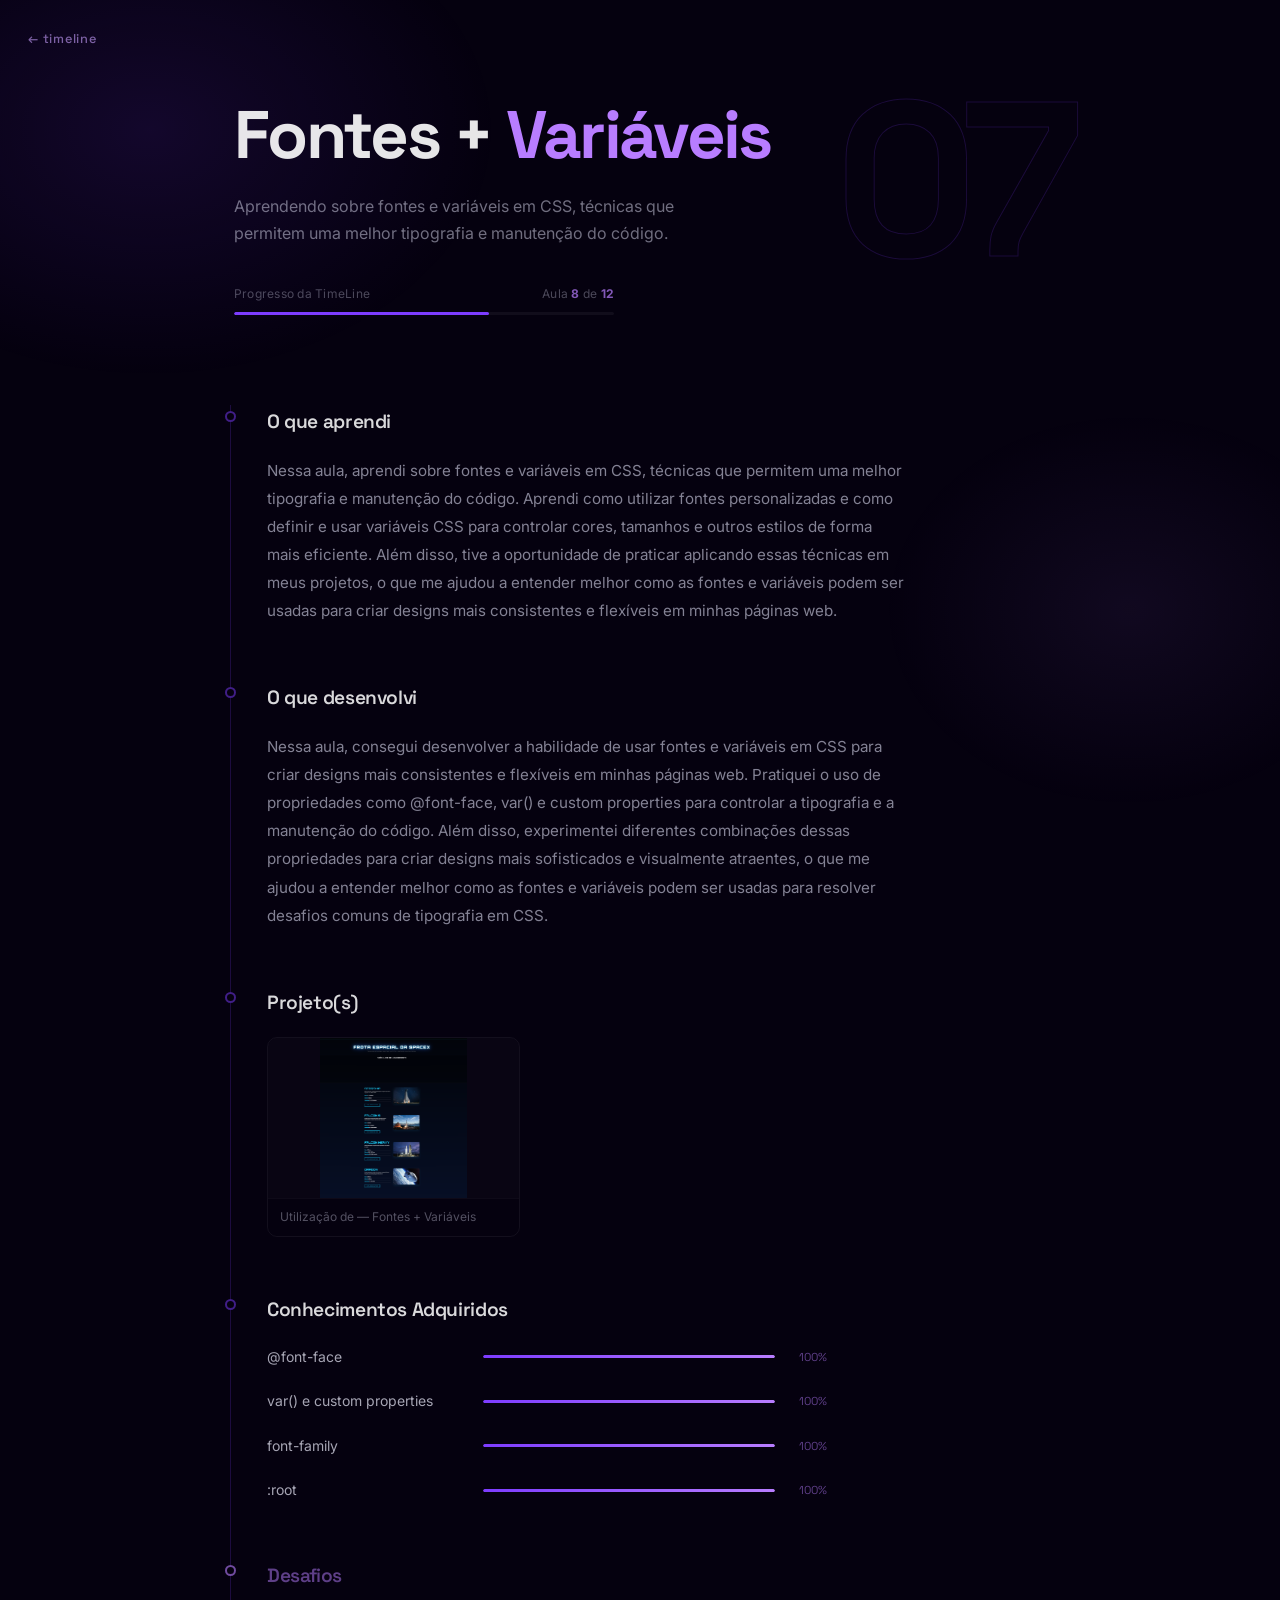
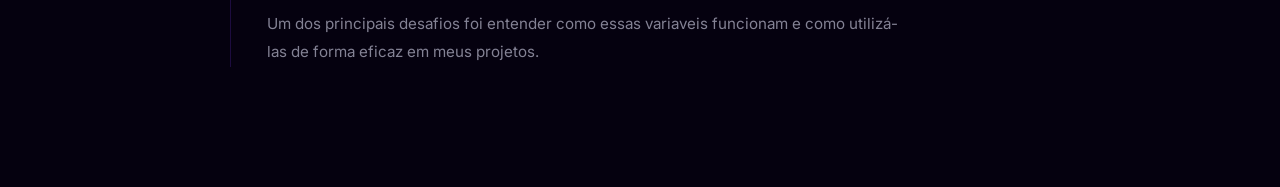
<file: Paginas/aula8.html>
<!doctype html>
<html lang="pt-BR">
  <head>
    <meta charset="UTF-8" />
    <meta name="viewport" content="width=device-width, initial-scale=1.0" />
    <title>Aula 08 -  Fontes + Variáveis </title>
    <link rel="preconnect" href="https://fonts.googleapis.com" />
    <link rel="preconnect" href="https://fonts.gstatic.com" crossorigin />
    <link
      href="https://fonts.googleapis.com/css2?family=Space+Grotesk:wght@400;500;600;700&family=Inter:wght@400;500&display=swap"
      rel="stylesheet"
    />
    <link rel="stylesheet" href="./aula.css" />
  </head>

  <body>
    <a href="../index.html" class="voltar">← Timeline</a>

    <main class="pagina-aula">
      <section class="hero-aula">
        <span class="capitulo-bg" aria-hidden="true">07</span>
        <div class="hero-content">
          <h1>
            Fontes + <span class="destaque"
              >Variáveis</span
            >
          </h1>
          <p class="hero-desc">
            Aprendendo sobre fontes e variáveis em CSS, técnicas que permitem uma melhor tipografia e manutenção do código.
          </p>

          <div class="progresso-curso">
            <div class="progresso-info">
              <span>Progresso da TimeLine</span>
              <span> Aula <strong>8</strong> de <strong> 12 </strong></span>
            </div>
            <div class="barra-progresso">
              <div class="barra-preenchida" style="width: 67%"></div>
            </div>
          </div>
        </div>
      </section>

      <div class="conteudo">
        <section class="bloco" id="aprendizado">
          <header class="bloco-header">
            <h2>O que aprendi</h2>
          </header>
          <p>
            Nessa aula, aprendi sobre fontes e variáveis em CSS, técnicas que permitem uma melhor tipografia e manutenção do código. Aprendi como utilizar fontes personalizadas e como definir e usar variáveis CSS para controlar cores, tamanhos e outros estilos de forma mais eficiente. Além disso, tive a oportunidade de praticar aplicando essas técnicas em meus projetos, o que me ajudou a entender melhor como as fontes e variáveis podem ser usadas para criar designs mais consistentes e flexíveis em minhas páginas web.
          </p>
        </section>

        <section class="bloco" id="desenvolvimento">
          <header class="bloco-header">
            <h2>O que desenvolvi</h2>
          </header>
          <p>
            Nessa aula, consegui desenvolver a habilidade de usar fontes e variáveis em CSS para criar designs mais consistentes e flexíveis em minhas páginas web. Pratiquei o uso de propriedades como @font-face, var() e custom properties para controlar a tipografia e a manutenção do código. Além disso, experimentei diferentes combinações dessas propriedades para criar designs mais sofisticados e visualmente atraentes, o que me ajudou a entender melhor como as fontes e variáveis podem ser usadas para resolver desafios comuns de tipografia em CSS.
          </p>
        </section>

        <section class="bloco bloco-galeria" id="projetos">
          <header class="bloco-header">
            <h2>Projeto(s)</h2>
          </header>

          <div class="galeria">
            <a href="#img1" class="galeria-item">
              <div class="galeria-img-wrap">
                <img
                  src="../img/Fontes+Variaveis.png"
                  alt="Print do formulário criado em HTML"
                />
              </div>
              <span class="legenda"
                >Utilização de &mdash; Fontes + Variáveis</span
              >
            </a>

          <a href="#" class="lightbox" id="img1">
            <span class="lightbox-fechar" aria-label="fechar">×</span>
            <img
              src="../img/Fontes+Variaveis.png"
              alt="Site feito por mim usando CSS para estilizar a página"
            />
          </a>
        </section>

        <section class="bloco" id="habilidades">
          <header class="bloco-header">
            <h2>Conhecimentos Adquiridos</h2>
          </header>

          <ul class="skills-list">
            <li class="skill-item">
              <span class="skill-nome"> @font-face </span>
              <div class="skill-barra">
                <div class="skill-fill" style="--pct: 100%"></div>
              </div>
              <span class="skill-pct">100%</span>
            </li>
            <li class="skill-item">
              <span class="skill-nome"> var() e custom properties </span>
              <div class="skill-barra">
                <div class="skill-fill" style="--pct: 100%"></div>
              </div>
              <span class="skill-pct">100%</span>
            </li>
            <li class="skill-item">
              <span class="skill-nome"> font-family </span>
              <div class="skill-barra">
                <div class="skill-fill" style="--pct: 100%"></div>
              </div>
              <span class="skill-pct">100%</span>
            </li>
            <li class="skill-item">
              <span class="skill-nome"> :root </span>
              <div class="skill-barra">
                <div class="skill-fill" style="--pct: 100%"></div>
              </div>
              <span class="skill-pct">100%</span>
            </li>
          </ul>
        </section>

        <section class="bloco bloco-desafio" id="desafios">
          <header class="bloco-header">
            <h2>Desafios</h2>
          </header>
          <p> Um dos principais desafios foi entender como essas variaveis funcionam e como utilizá-las de forma eficaz em meus projetos. </p>
        </section>
      </div>
    </main>
  </body>
</html>
</file>
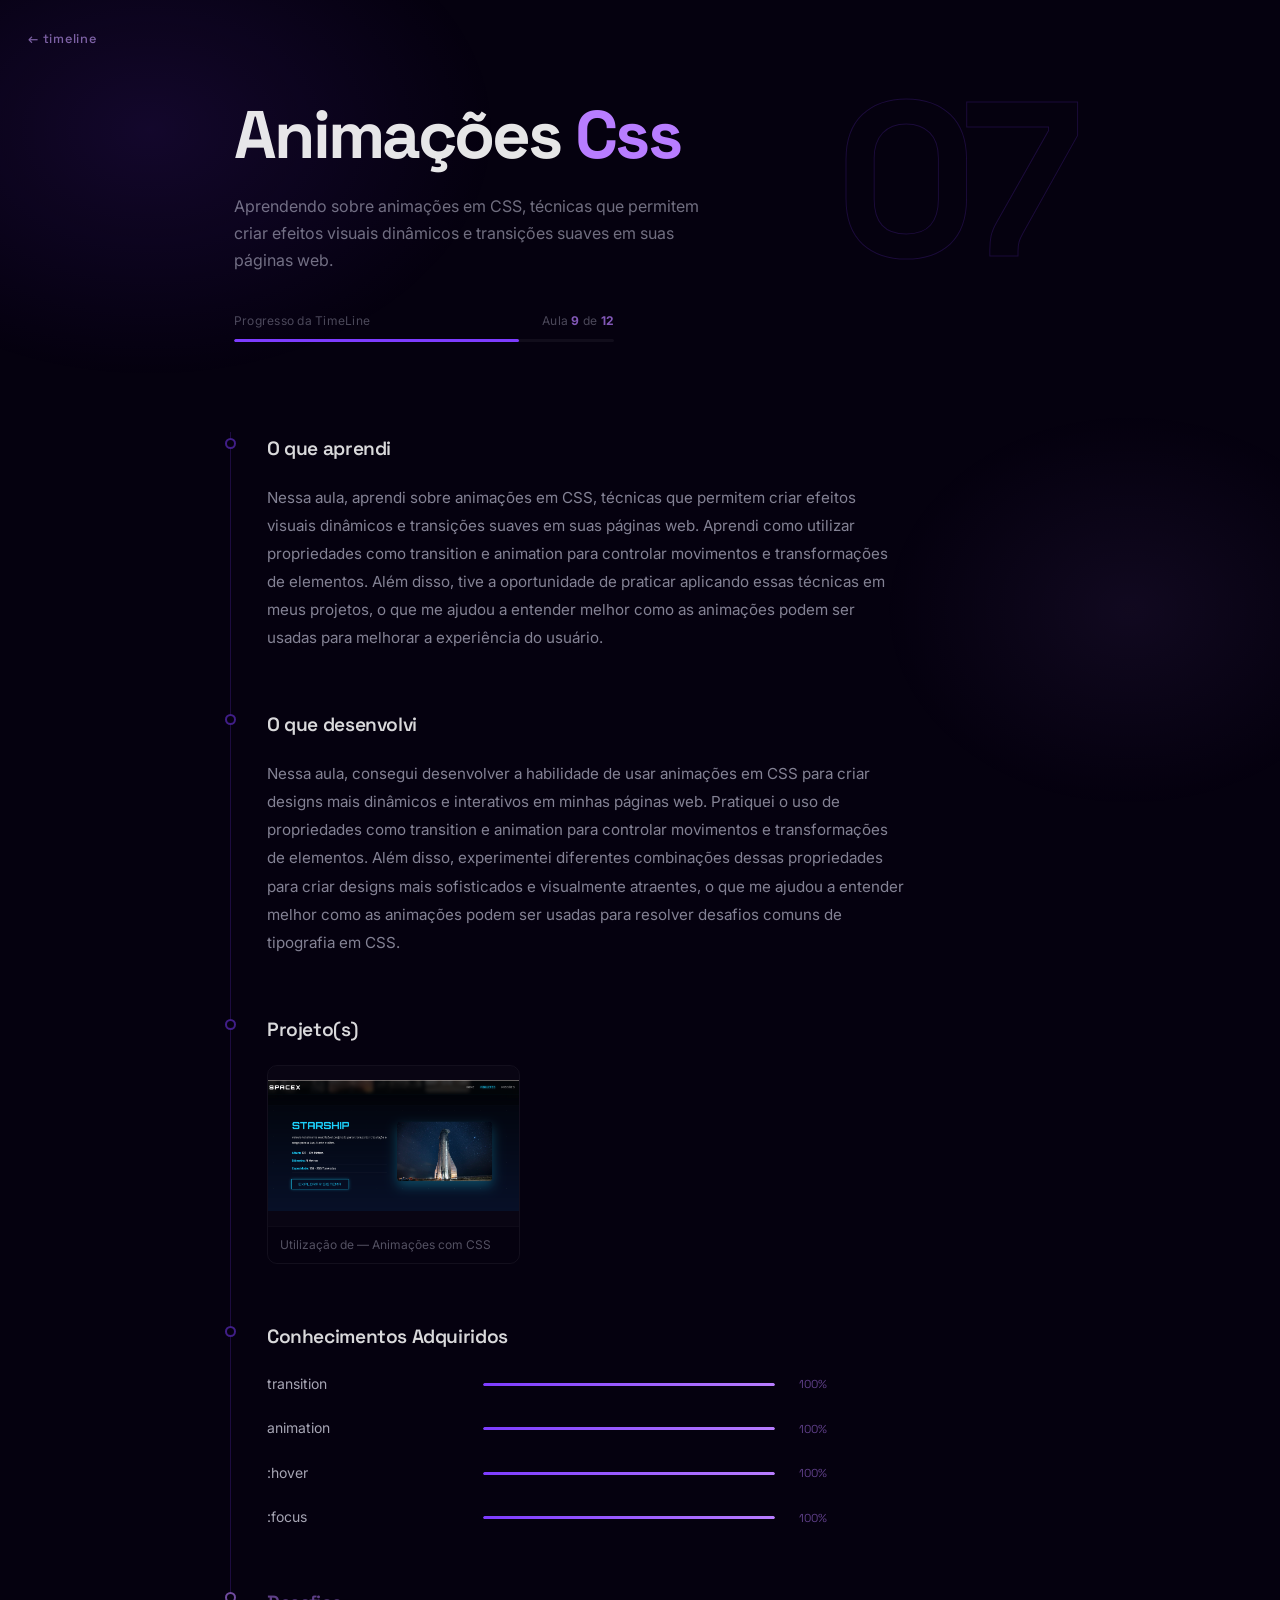
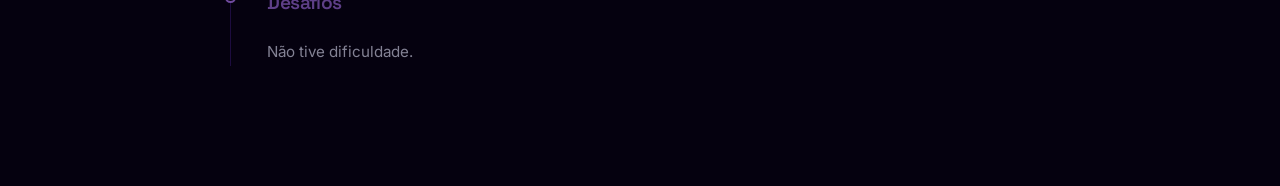
<file: Paginas/aula9.html>
<!doctype html>
<html lang="pt-BR">
  <head>
    <meta charset="UTF-8" />
    <meta name="viewport" content="width=device-width, initial-scale=1.0" />
    <title>Aula 09 -  Animações Css </title>
    <link rel="preconnect" href="https://fonts.googleapis.com" />
    <link rel="preconnect" href="https://fonts.gstatic.com" crossorigin />
    <link
      href="https://fonts.googleapis.com/css2?family=Space+Grotesk:wght@400;500;600;700&family=Inter:wght@400;500&display=swap"
      rel="stylesheet"
    />
    <link rel="stylesheet" href="./aula.css" />
  </head>

  <body>
    <a href="../index.html" class="voltar">← Timeline</a>

    <main class="pagina-aula">
      <section class="hero-aula">
        <span class="capitulo-bg" aria-hidden="true">07</span>
        <div class="hero-content">
          <h1>
            Animações <span class="destaque"
              >Css</span
            >
          </h1>
          <p class="hero-desc">
            Aprendendo sobre animações em CSS, técnicas que permitem criar efeitos visuais dinâmicos e transições suaves em suas páginas web.
          </p>

          <div class="progresso-curso">
            <div class="progresso-info">
              <span>Progresso da TimeLine</span>
              <span> Aula <strong>9</strong> de <strong> 12 </strong></span>
            </div>
            <div class="barra-progresso">
              <div class="barra-preenchida" style="width: 75%"></div>
            </div>
          </div>
        </div>
      </section>

      <div class="conteudo">
        <section class="bloco" id="aprendizado">
          <header class="bloco-header">
            <h2>O que aprendi</h2>
          </header>
          <p>
            Nessa aula, aprendi sobre animações em CSS, técnicas que permitem criar efeitos visuais dinâmicos e transições suaves em suas páginas web. Aprendi como utilizar propriedades como transition e animation para controlar movimentos e transformações de elementos. Além disso, tive a oportunidade de praticar aplicando essas técnicas em meus projetos, o que me ajudou a entender melhor como as animações podem ser usadas para melhorar a experiência do usuário.
          </p>
        </section>

        <section class="bloco" id="desenvolvimento">
          <header class="bloco-header">
            <h2>O que desenvolvi</h2>
          </header>
          <p>
            Nessa aula, consegui desenvolver a habilidade de usar animações em CSS para criar designs mais dinâmicos e interativos em minhas páginas web. Pratiquei o uso de propriedades como transition e animation para controlar movimentos e transformações de elementos. Além disso, experimentei diferentes combinações dessas propriedades para criar designs mais sofisticados e visualmente atraentes, o que me ajudou a entender melhor como as animações podem ser usadas para resolver desafios comuns de tipografia em CSS.
          </p>
        </section>

        <section class="bloco bloco-galeria" id="projetos">
          <header class="bloco-header">
            <h2>Projeto(s)</h2>
          </header>

          <div class="galeria">
            <a href="#img1" class="galeria-item">
              <div class="galeria-img-wrap">
                <img
                  src="../img/Animacao.png"
                  alt="Print do formulário criado em HTML"
                />
              </div>
              <span class="legenda"
                >Utilização de &mdash; Animações com CSS</span
              >
            </a>

          <a href="#" class="lightbox" id="img1">
            <span class="lightbox-fechar" aria-label="fechar">×</span>
            <img
              src="../img/Animacao.png"
              alt="Site feito por mim usando CSS para estilizar a página"
            />
          </a>  

        </section>

        <section class="bloco" id="habilidades">
          <header class="bloco-header">
            <h2>Conhecimentos Adquiridos</h2>
          </header>

          <ul class="skills-list">
            <li class="skill-item">
              <span class="skill-nome"> transition </span>
              <div class="skill-barra">
                <div class="skill-fill" style="--pct: 100%"></div>
              </div>
              <span class="skill-pct">100%</span>
            </li>
            <li class="skill-item">
              <span class="skill-nome"> animation </span>
              <div class="skill-barra">
                <div class="skill-fill" style="--pct: 100%"></div>
              </div>
              <span class="skill-pct">100%</span>
            </li>
            <li class="skill-item">
              <span class="skill-nome"> :hover </span>
              <div class="skill-barra">
                <div class="skill-fill" style="--pct: 100%"></div>
              </div>
              <span class="skill-pct">100%</span>
            </li>
            <li class="skill-item">
              <span class="skill-nome"> :focus </span>
              <div class="skill-barra">
                <div class="skill-fill" style="--pct: 100%"></div>
              </div>
              <span class="skill-pct">100%</span>
            </li>
          </ul>
        </section>

        <section class="bloco bloco-desafio" id="desafios">
          <header class="bloco-header">
            <h2>Desafios</h2>
          </header>
          <p> Não tive dificuldade. </p>
        </section>
      </div>
    </main>
  </body>
</html>
</file>
<file: style.css>
* {
  margin: 0;
  padding: 0;
  box-sizing: border-box;
}

html {
  scroll-behavior: smooth;
}

body {
  font-family: "Segoe UI", sans-serif;
  background: #05010f;
  color: white;
  overflow-x: hidden;
}

body::before {
  content: "";
  position: fixed;
  inset: 0;
  background:
    radial-gradient(circle at top, #7d3cff25, transparent 40%),
    radial-gradient(circle at bottom, #9d5cff15, transparent 40%);
  z-index: -2;
}

body::after {
  content: "";
  position: fixed;
  inset: 0;
  background: linear-gradient(180deg, rgba(255, 255, 255, 0.01), transparent);
  z-index: -1;
}

.header {
  min-height: 100vh;
  display: flex;
  flex-direction: column;
}

.navbar {
  width: 90%;
  max-width: 1200px;
  margin: auto;
  padding: 25px 0;

  display: flex;
  justify-content: space-between;
  align-items: center;
}

.logo h2 {
  color: #b87dff;
}

.nav-links {
  display: flex;
  gap: 25px;
  list-style: none;
}

.nav-links a {
  text-decoration: none;
  color: white;
  transition: 0.3s;
}

.nav-links a:hover {
  color: #b87dff;
}

.hero {
  flex: 1;

  display: flex;
  justify-content: center;
  align-items: center;

  text-align: center;
  padding: 60px 20px;
}

.hero-content {
  max-width: 800px;
  animation: fadeIn 1.2s ease;
}

.hero-badge {
  display: inline-block;
  padding: 10px 20px;
  border-radius: 50px;
  background: rgba(125, 60, 255, 0.15);
  border: 1px solid rgba(255, 255, 255, 0.1);
  backdrop-filter: blur(10px);
  margin-bottom: 20px;
}

.hero h1 {
  font-size: 4rem;
  line-height: 1.1;
  margin-bottom: 20px;
}

.hero h1 {
  background: linear-gradient(90deg, #ffffff, #c89cff);
  -webkit-background-clip: text;
  -webkit-text-fill-color: transparent;
}

.hero p {
  color: #cfcfcf;
  line-height: 1.8;
  margin-bottom: 30px;
}

.hero-button {
  display: inline-block;
  padding: 15px 35px;
  text-decoration: none;
  color: white;
  border-radius: 50px;
  background: linear-gradient(90deg, #7d3cff, #b87dff);
  box-shadow: 0 0 20px #7d3cff;
  transition: 0.4s;
}

.hero-button:hover {
  transform: translateY(-5px);
}

.section-title {
  text-align: center;
  margin-bottom: 80px;
}

.section-title span {
  color: #b87dff;
  text-transform: uppercase;
  letter-spacing: 2px;
}

.section-title h2 {
  margin-top: 10px;
  font-size: 3rem;
}

.timeline-section {
  padding: 120px 10%;
}

.timeline {
  position: relative;
  max-width: 1200px;
  margin: auto;
}

.timeline::before {
  content: "";
  position: absolute;
  left: 50%;
  top: 0;
  transform: translateX(-50%);
  width: 6px;
  height: 100%;
  border-radius: 20px;
  background: linear-gradient(#7d3cff, #b87dff);
  box-shadow:
    0 0 20px #7d3cff,
    0 0 40px #7d3cff;
}

.timeline-item {
  width: 50%;
  position: relative;
  margin-bottom: 70px;
  animation: slideIn 0.8s ease;
}

.timeline-item.left {
  left: 0;
  padding-right: 60px;
}

.timeline-item.right {
  left: 50%;
  padding-left: 60px;
}

.timeline-item::before {
  content: "";
  position: absolute;
  width: 22px;
  height: 22px;
  background: #b87dff;
  border-radius: 50%;
  top: 35px;
  box-shadow:
    0 0 15px #b87dff,
    0 0 30px #b87dff;
  animation: pulse 2s infinite;
}

.timeline-item.left::before {
  right: -11px;
}
.timeline-item.right::before {
  left: -11px;
}

.timeline-card {
  background: rgba(255, 255, 255, 0.05);
  border: 1px solid rgba(255, 255, 255, 0.1);
  backdrop-filter: blur(15px);
  border-radius: 25px;
  padding: 30px;
  transition: 0.4s;
}

.timeline-card:hover {
  transform: translateY(-10px);
  box-shadow:
    0 0 20px #7d3cff,
    0 0 40px #7d3cff;
}

.timeline-icon {
  font-size: 2rem;
  margin-bottom: 15px;
}

.timeline-date {
  display: inline-block;
  padding: 8px 16px;
  border-radius: 40px;
  background: #7d3cff;
  margin-bottom: 15px;
}

.timeline-card h3 {
  margin-bottom: 15px;
}

.timeline-card p {
  color: #d0d0d0;
  line-height: 1.6;
}

.evolucao {
  padding: 120px 10%;
}

.evolucao-container {
  display: grid;
  grid-template-columns: repeat(3, 1fr);
  gap: 30px;
}

.evolucao-card {
  background: rgba(255, 255, 255, 0.05);
  border: 1px solid rgba(255, 255, 255, 0.08);
  backdrop-filter: blur(15px);
  border-radius: 25px;
  padding: 35px;
}

.evolucao-card h3 {
  margin-bottom: 20px;
  color: #c89cff;
}

.evolucao-card p {
  line-height: 1.8;
  color: #d5d5d5;
}

.skills {
  padding: 120px 10%;
}

.skills-grid {
  display: grid;
  grid-template-columns: repeat(4, 1fr);
  gap: 25px;
}

.skill-card {
  background: rgba(255, 255, 255, 0.05);
  border: 1px solid rgba(255, 255, 255, 0.08);
  border-radius: 20px;
  padding: 35px;
  text-align: center;
  font-weight: 600;
  transition: 0.3s;
}

.skill-card:hover {
  transform: translateY(-10px);

  box-shadow: 0 0 25px #7d3cff;
}

footer {
  padding: 60px 20px;
  text-align: center;
  border-top: 1px solid rgba(255, 255, 255, 0.08);
}

.footer-content h3 {
  margin-bottom: 10px;
}

.footer-content p {
  color: #bfbfbf;
  margin: 10px 0;
}

.footer-links {
  margin-top: 20px;
}

.footer-links a {
  color: #b87dff;
  text-decoration: none;
  margin: 0 15px;
}

@keyframes fadeIn {
  from {
    opacity: 0;
  }

  to {
    opacity: 1;
  }
}

@keyframes slideIn {
  from {
    opacity: 0;
    transform: translateY(50px);
  }

  to {
    opacity: 1;
    transform: translateY(0);
  }
}

@keyframes pulse {
  0% {
    transform: scale(1);
  }

  50% {
    transform: scale(1.2);
  }

  100% {
    transform: scale(1);
  }
}

@media (max-width: 1023px) {
  .hero h1 {
    font-size: 3rem;
  }

  .evolucao-container {
    grid-template-columns: 1fr;
  }

  .skills-grid {
    grid-template-columns: repeat(2, 1fr);
  }
}

@media (max-width: 767px) {
  .navbar {
    flex-direction: column;
    gap: 20px;
  }

  .nav-links {
    flex-wrap: wrap;
    justify-content: center;
  }

  .hero h1 {
    font-size: 2.3rem;
  }

  .timeline::before {
    left: 20px;
  }

  .timeline-item {
    width: 100%;
    left: 0 !important;
    padding-left: 60px;
    padding-right: 0;
  }

  .timeline-item::before {
    left: 9px !important;
  }

  .skills-grid {
    grid-template-columns: 1fr;
  }

  .section-title h2 {
    font-size: 2rem;
  }
}

.sb {
  display: inline-block;
  margin-top: 20px;
  padding-bottom: 4px;
  color: #d9c2ff;
  text-decoration: none;
  font-weight: 600;
  position: relative;
  transition: 0.3s;
}

.sb::after {
  content: "";
  position: absolute;
  left: 0;
  bottom: 0;
  width: 0;
  height: 2px;
  background: linear-gradient(90deg, #7d3cff, #c89cff);
  transition: 0.3s;
  box-shadow: 0 0 10px #7d3cff;
}

.sb:hover {
  color: white;
}

.sb:hover::after {
  width: 100%;
}

.navbar {
  position: fixed;
  top: 20px;
  left: 50%;
  transform: translateX(-50%);
  width: 90%;
  max-width: 1200px;
  padding: 18px 30px;
  background: rgba(15, 10, 30, 0.55);
  backdrop-filter: blur(20px);
  border: 1px solid rgba(255, 255, 255, 0.08);
  border-radius: 20px;
  z-index: 9999;
  box-shadow: 0 0 30px rgba(125, 60, 255, 0.15);
}
</file>
<file: Paginas/aula.css>
*,
*::before,
*::after {
  margin: 0;
  padding: 0;
  box-sizing: border-box;
}

html {
  scroll-behavior: smooth;
}

body {
  font-family: "Inter", "Segoe UI", sans-serif;
  font-size: 16px;
  background-color: #05010f;
  color: #c8c8d8;
  overflow-x: hidden;
  line-height: 1.75;
}

body::before {
  content: "";
  position: fixed;
  width: 700px;
  height: 500px;
  top: -120px;
  left: -200px;
  background: radial-gradient(
    ellipse,
    rgba(125, 60, 255, 0.12) 0%,
    transparent 70%
  );
  pointer-events: none;
  z-index: 0;
}
body::after {
  content: "";
  position: fixed;
  width: 500px;
  height: 400px;
  bottom: 10%;
  right: -100px;
  background: radial-gradient(
    ellipse,
    rgba(184, 125, 255, 0.07) 0%,
    transparent 70%
  );
  pointer-events: none;
  z-index: 0;
}

.voltar {
  position: fixed;
  top: 28px;
  left: 28px;
  z-index: 100;
  font-family: "Space Grotesk", sans-serif;
  font-size: 0.8rem;
  font-weight: 500;
  letter-spacing: 0.06em;
  text-transform: lowercase;
  text-decoration: none;
  color: rgba(200, 160, 255, 0.6);
  transition: color 0.2s;
}

.voltar:hover {
  color: #c89cff;
}

.pagina-aula {
  position: relative;
  z-index: 1;
  width: min(90%, 820px);
  margin: 0 auto;
  padding: 100px 0 120px;
}

.hero-aula {
  position: relative;
  margin-bottom: 90px;
  padding-left: 4px;
}

.capitulo-bg {
  font-family: "Space Grotesk", sans-serif;
  font-size: clamp(140px, 20vw, 220px);
  font-weight: 700;
  line-height: 1;
  color: transparent;
  -webkit-text-stroke: 1px rgba(125, 60, 255, 0.18);
  position: absolute;
  top: -30px;
  right: -20px;
  user-select: none;
  pointer-events: none;
  letter-spacing: -0.06em;
}

.hero-content {
  position: relative;
}

.eyebrow {
  display: block;
  font-size: 0.72rem;
  font-weight: 500;
  letter-spacing: 0.14em;
  text-transform: uppercase;
  color: rgba(184, 125, 255, 0.55);
  margin-bottom: 20px;
}

.hero-aula h1 {
  font-family: "Space Grotesk", sans-serif;
  font-size: clamp(2.6rem, 6vw, 4.2rem);
  font-weight: 700;
  line-height: 1.05;
  letter-spacing: -0.04em;
  color: rgba(255, 255, 255, 0.9);
  margin-bottom: 22px;
}

.destaque {
  color: #b87dff;
}

.hero-desc {
  font-size: 1rem;
  color: rgba(200, 200, 220, 0.55);
  max-width: 480px;
  margin-bottom: 36px;
  line-height: 1.7;
}

.progresso-curso {
  max-width: 380px;
}

.progresso-info {
  display: flex;
  justify-content: space-between;
  font-size: 0.75rem;
  color: rgba(180, 180, 200, 0.4);
  margin-bottom: 8px;
  letter-spacing: 0.02em;
}

.progresso-info strong {
  color: rgba(184, 125, 255, 0.7);
}

.barra-progresso {
  height: 3px;
  border-radius: 99px;
  background: rgba(255, 255, 255, 0.05);
  overflow: hidden;
}

.barra-preenchida {
  height: 100%;
  border-radius: 99px;
  background: #7d3cff;
}
.conteudo {
  position: relative;
  padding-left: 36px;
  border-left: 1px solid rgba(125, 60, 255, 0.2);
}

.bloco {
  position: relative;
  padding: 0 0 56px 0;
}

.bloco:last-child {
  padding-bottom: 0;
}

.bloco::before {
  content: "";
  position: absolute;
  left: -42px;
  top: 6px;
  width: 11px;
  height: 11px;
  border-radius: 50%;
  background: #05010f;
  border: 2px solid rgba(125, 60, 255, 0.5);
}

.bloco-desafio::before {
  border-color: rgba(184, 125, 255, 0.6);
}

.bloco-header {
  display: flex;
  align-items: baseline;
  gap: 14px;
  margin-bottom: 18px;
}

.bloco-num {
  font-family: "Space Grotesk", sans-serif;
  font-size: 0.72rem;
  font-weight: 700;
  letter-spacing: 0.1em;
  color: rgba(125, 60, 255, 0.5);
}

.bloco-num--amarelo {
  color: rgba(184, 125, 255, 0.5);
}

.bloco-header h2 {
  font-family: "Space Grotesk", sans-serif;
  font-size: 1.2rem;
  font-weight: 600;
  color: rgba(255, 255, 255, 0.85);
  letter-spacing: -0.02em;
}

.bloco p {
  font-size: 0.95rem;
  color: rgba(200, 200, 220, 0.65);
  line-height: 1.85;
  max-width: 640px;
}

.galeria {
  display: grid;
  grid-template-columns: repeat(3, 1fr);
  gap: 12px;
  margin-top: 4px;
}

.galeria-item {
  display: flex;
  flex-direction: column;
  text-decoration: none;
  border-radius: 10px;
  overflow: hidden;
  border: 1px solid rgba(255, 255, 255, 0.06);
  transition:
    transform 0.3s ease,
    border-color 0.3s ease;
}

.galeria-item:nth-child(odd):hover {
  transform: rotate(-0.8deg) translateY(-5px);
}
.galeria-item:nth-child(even):hover {
  transform: rotate(0.8deg) translateY(-5px);
}

.galeria-item:hover {
  border-color: rgba(184, 125, 255, 0.3);
}

.galeria-img-wrap {
  overflow: hidden;
  background: rgba(255, 255, 255, 0.02);
  height: 160px;
}

.galeria-img-wrap img {
  width: 100%;
  height: 100%;
  object-fit: contain;
  display: block;
}

.galeria-item .legenda {
  display: block;
  font-size: 0.75rem;
  color: rgba(180, 180, 200, 0.45);
  padding: 10px 12px;
  border-top: 1px solid rgba(255, 255, 255, 0.04);
  line-height: 1.4;
}

.lightbox {
  display: none;
  position: fixed;
  inset: 0;
  background: rgba(5, 1, 15, 0.96);
  z-index: 999;
  align-items: center;
  justify-content: center;
  text-decoration: none;
}

.lightbox:target {
  display: flex;
}

.lightbox img {
  max-width: 88%;
  max-height: 88vh;
  border-radius: 10px;
  border: 1px solid rgba(125, 60, 255, 0.2);
}

.lightbox-fechar {
  position: absolute;
  top: 24px;
  right: 32px;
  font-size: 2rem;
  color: rgba(255, 255, 255, 0.3);
  line-height: 1;
  transition: color 0.2s;
}

.lightbox:hover .lightbox-fechar {
  color: rgba(255, 255, 255, 0.7);
}

.skills-list {
  list-style: none;
  display: flex;
  flex-direction: column;
  gap: 20px;
  max-width: 560px;
  margin-top: 4px;
}

.skill-item {
  display: grid;
  grid-template-columns: 200px 1fr 36px;
  align-items: center;
  gap: 16px;
}

.skill-nome {
  font-size: 0.875rem;
  color: rgba(220, 220, 235, 0.75);
  white-space: nowrap;
  overflow: hidden;
  text-overflow: ellipsis;
}

.skill-barra {
  height: 3px;
  border-radius: 99px;
  background: rgba(255, 255, 255, 0.06);
  overflow: hidden;
}

.skill-fill {
  height: 100%;
  width: var(--pct);
  border-radius: 99px;
  background: linear-gradient(90deg, #7d3cff, #b87dff);
}

.skill-pct {
  font-size: 0.72rem;
  color: rgba(184, 125, 255, 0.5);
  text-align: right;
  font-family: "Space Grotesk", monospace;
}

.bloco-desafio .bloco-header h2 {
  color: rgba(184, 125, 255, 0.5);
}

.bloco-desafio p {
  color: rgba(200, 200, 220, 0.65);
}

@media (max-width: 1023px) {
  .capitulo-bg {
    font-size: clamp(100px, 18vw, 160px);
    right: -10px;
    top: -20px;
  }
}

@media (max-width: 767px) {
  .pagina-aula {
    width: 93%;
    padding: 80px 0 100px;
  }
  .hero-aula h1 {
    font-size: 2.4rem;
  }
  .capitulo-bg {
    font-size: 100px;
    top: -10px;
    right: 0;
  }

  .conteudo {
    padding-left: 24px;
  }
  .bloco::before {
    left: -30px;
    width: 9px;
    height: 9px;
  }

  .galeria {
    grid-template-columns: 1fr 1fr;
  }

  .skill-item {
    grid-template-columns: 1fr;
    gap: 8px;
  }
  .skill-item {
    display: flex;
    flex-direction: column;
    align-items: flex-start;
    gap: 6px;
  }
  .skill-barra {
    width: 100%;
  }
  .skill-pct {
    align-self: flex-end;
  }

  .voltar {
    top: 18px;
    left: 18px;
    font-size: 0.75rem;
  }
}

@media (max-width: 480px) {
  .hero-aula h1 {
    font-size: 2rem;
  }
  .galeria {
    grid-template-columns: 1fr;
  }
  .capitulo-bg {
    display: none;
  }
}
</file>
